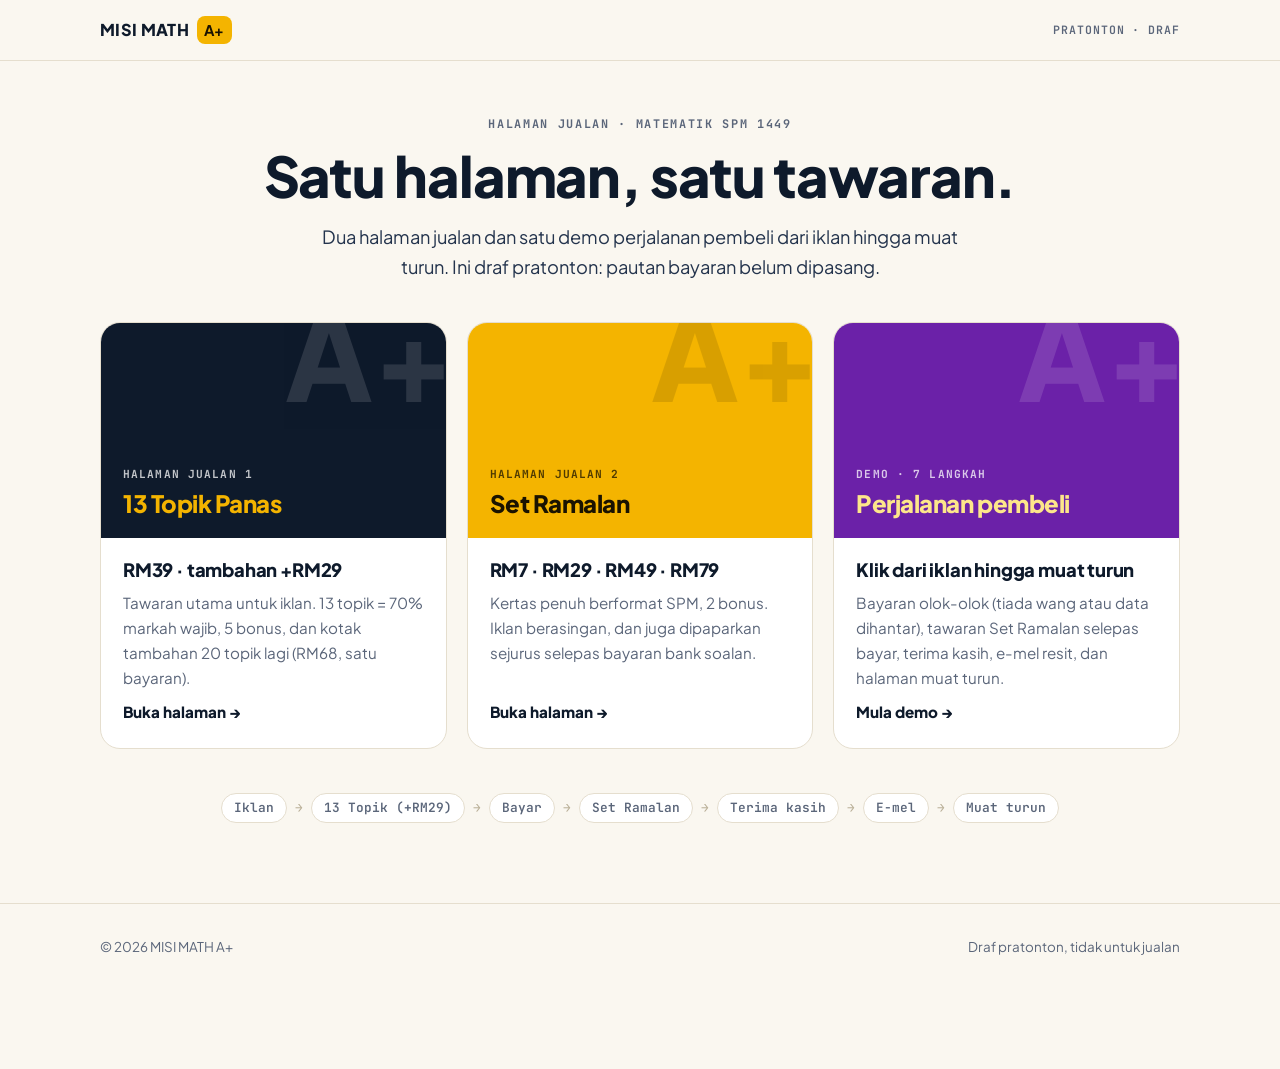
<file: index.html>
<!doctype html>
<html lang="ms">
<head>
<meta charset="utf-8">
<meta name="viewport" content="width=device-width,initial-scale=1">
<title>MISI MATH A+ · Pratonton Halaman Jualan</title>
<meta name="robots" content="noindex">
<link rel="preconnect" href="https://fonts.googleapis.com">
<link rel="preconnect" href="https://fonts.gstatic.com" crossorigin>
<link href="https://fonts.googleapis.com/css2?family=JetBrains+Mono:wght@500;700;800&family=Plus+Jakarta+Sans:wght@400;500;600;700;800&display=swap" rel="stylesheet">
<link rel="stylesheet" href="gaya.css">
<style>
.hub{display:grid;grid-template-columns:repeat(3,1fr);gap:20px;margin-top:40px}
.hcard{display:flex;flex-direction:column;background:var(--paper);border:1px solid var(--rule);border-radius:20px;overflow:hidden;text-decoration:none;transition:transform .15s,box-shadow .15s}
.hcard:hover{transform:translateY(-3px);box-shadow:0 26px 50px -30px rgba(14,26,43,.55)}
.hthumb{aspect-ratio:16/10;padding:22px;display:flex;flex-direction:column;justify-content:flex-end;position:relative;overflow:hidden}
.hthumb::after{content:"A+";position:absolute;right:-8px;top:-30px;font:800 7.5rem/1 var(--f);opacity:.12}
.hthumb b{font:800 1.5rem/1.1 var(--f);letter-spacing:-.02em}
.hthumb small{font:700 .7rem/1.3 var(--m);letter-spacing:.1em;text-transform:uppercase;opacity:.75;margin-bottom:8px}
.t1{background:var(--band);color:#fff}.t1 b{color:var(--gold)}
.t2{background:var(--gold);color:#1A1300}
.t3{background:#6B21A8;color:#fff}.t3 b{color:#FDE68A}
.hbody{padding:20px 22px 24px;display:flex;flex-direction:column;gap:8px;flex:1}
.hbody p{color:var(--soft);font-size:.95rem;flex:1}
.hbody .go{font-weight:800;font-size:.95rem}
.flow{display:flex;flex-wrap:wrap;gap:8px;align-items:center;justify-content:center;margin-top:44px;font:600 .8rem/1 var(--m);color:var(--soft)}
.flow span{background:var(--paper);border:1px solid var(--rule);border-radius:999px;padding:8px 12px}
.flow i{font-style:normal;color:#B9AF97}
@media (max-width:900px){.hub{grid-template-columns:1fr}}
</style>
</head>
<body>
<header class="nav"><div class="wrap"><span class="logo">MISI MATH <b>A+</b></span><small>Pratonton · draf</small></div></header>
<main>
<section style="padding-top:56px">
  <div class="wrap center">
    <div class="eyebrow">Halaman jualan · Matematik SPM 1449</div>
    <h1>Satu halaman, satu tawaran.</h1>
    <p class="lede mt">Dua halaman jualan dan satu demo perjalanan pembeli dari iklan hingga muat turun. Ini draf pratonton: pautan bayaran belum dipasang.</p>

    <div class="hub" style="text-align:left">
      <a class="hcard" href="13-topik/">
        <div class="hthumb t1"><small>Halaman jualan 1</small><b>13 Topik Panas</b></div>
        <div class="hbody"><h3>RM39 · tambahan +RM29</h3><p>Tawaran utama untuk iklan. 13 topik = 70% markah wajib, 5 bonus, dan kotak tambahan 20 topik lagi (RM68, satu bayaran).</p><span class="go">Buka halaman →</span></div>
      </a>
      <a class="hcard" href="set-ramalan/">
        <div class="hthumb t2"><small>Halaman jualan 2</small><b>Set Ramalan</b></div>
        <div class="hbody"><h3>RM7 · RM29 · RM49 · RM79</h3><p>Kertas penuh berformat SPM, 2 bonus. Iklan berasingan, dan juga dipaparkan sejurus selepas bayaran bank soalan.</p><span class="go">Buka halaman →</span></div>
      </a>
      <a class="hcard" href="demo/">
        <div class="hthumb t3"><small>Demo · 7 langkah</small><b>Perjalanan pembeli</b></div>
        <div class="hbody"><h3>Klik dari iklan hingga muat turun</h3><p>Bayaran olok-olok (tiada wang atau data dihantar), tawaran Set Ramalan selepas bayar, terima kasih, e-mel resit, dan halaman muat turun.</p><span class="go">Mula demo →</span></div>
      </a>
    </div>

    <div class="flow" aria-label="Aliran">
      <span>Iklan</span><i>→</i><span>13 Topik (+RM29)</span><i>→</i><span>Bayar</span><i>→</i><span>Set Ramalan</span><i>→</i><span>Terima kasih</span><i>→</i><span>E-mel</span><i>→</i><span>Muat turun</span>
    </div>
  </div>
</section>
</main>
<footer><div class="wrap"><span>© 2026 MISI MATH A+</span><span>Draf pratonton, tidak untuk jualan</span></div></footer>
</body>
</html>
</file>
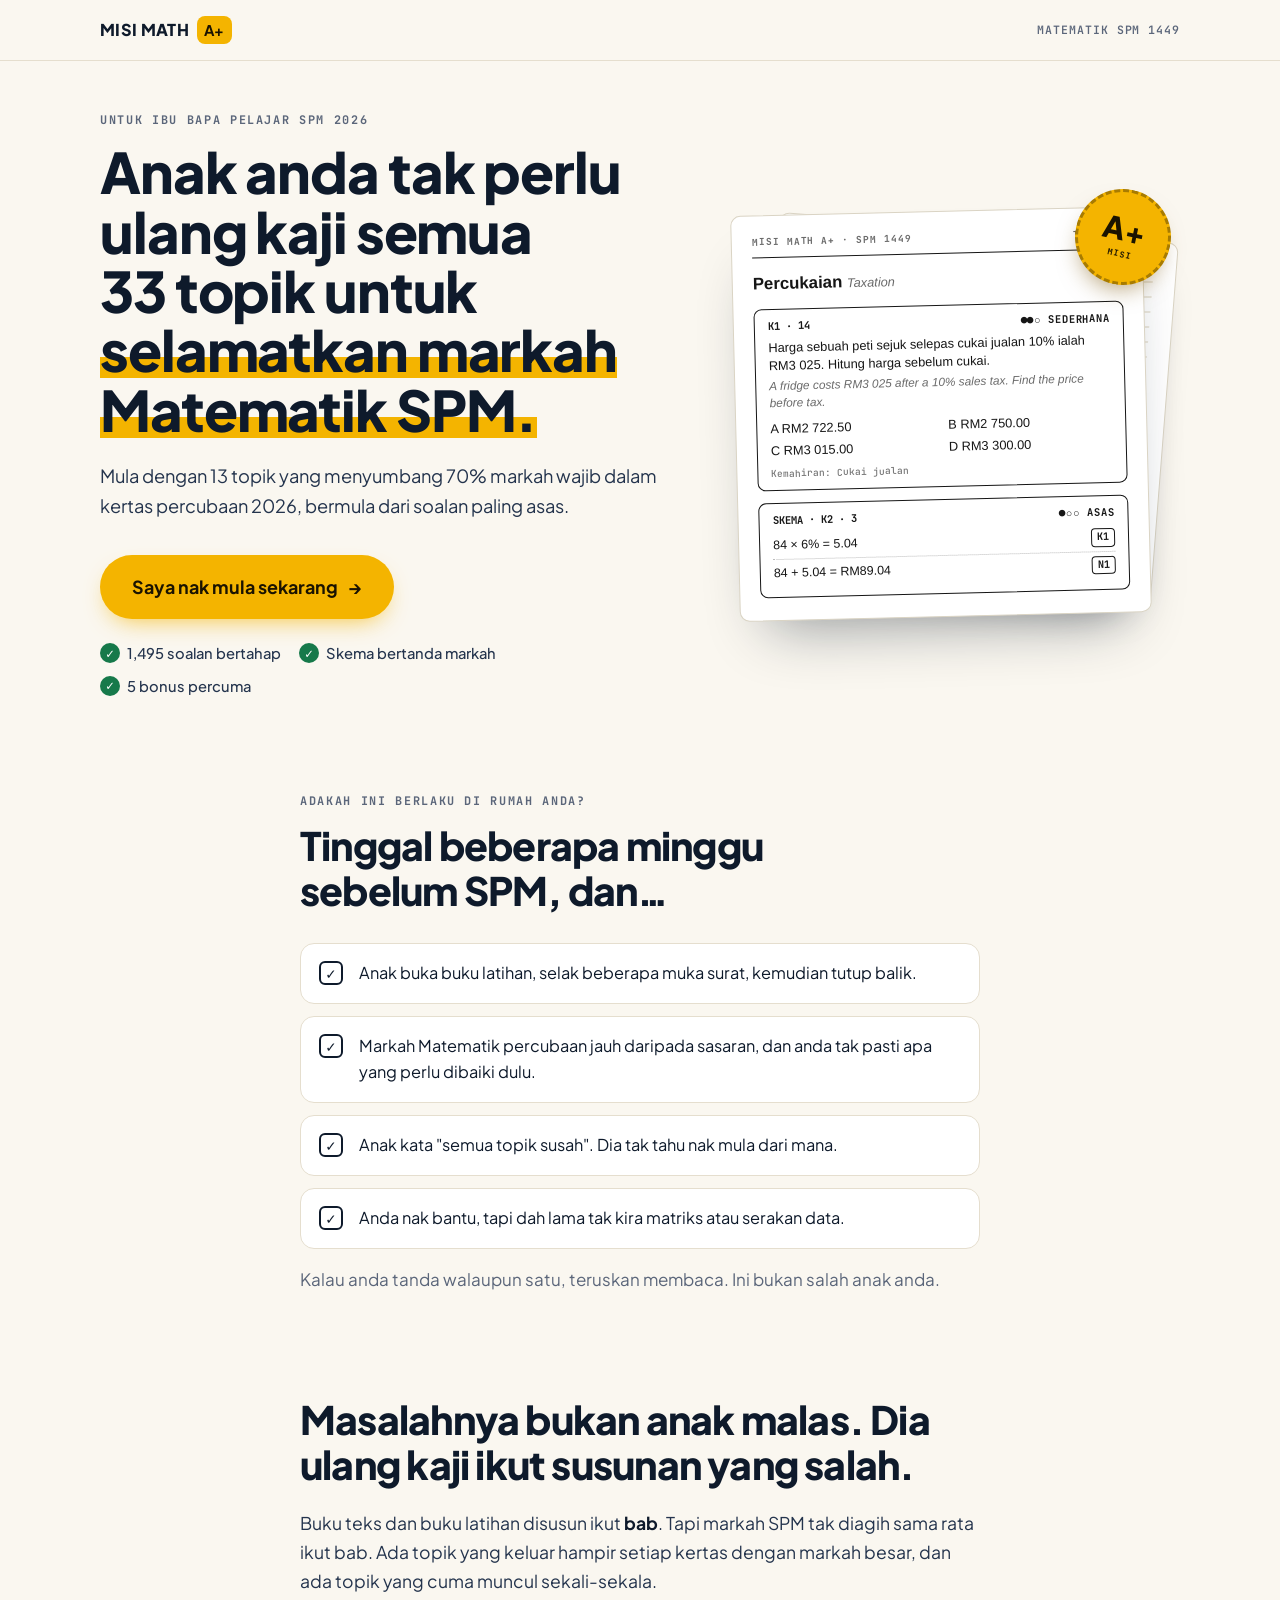
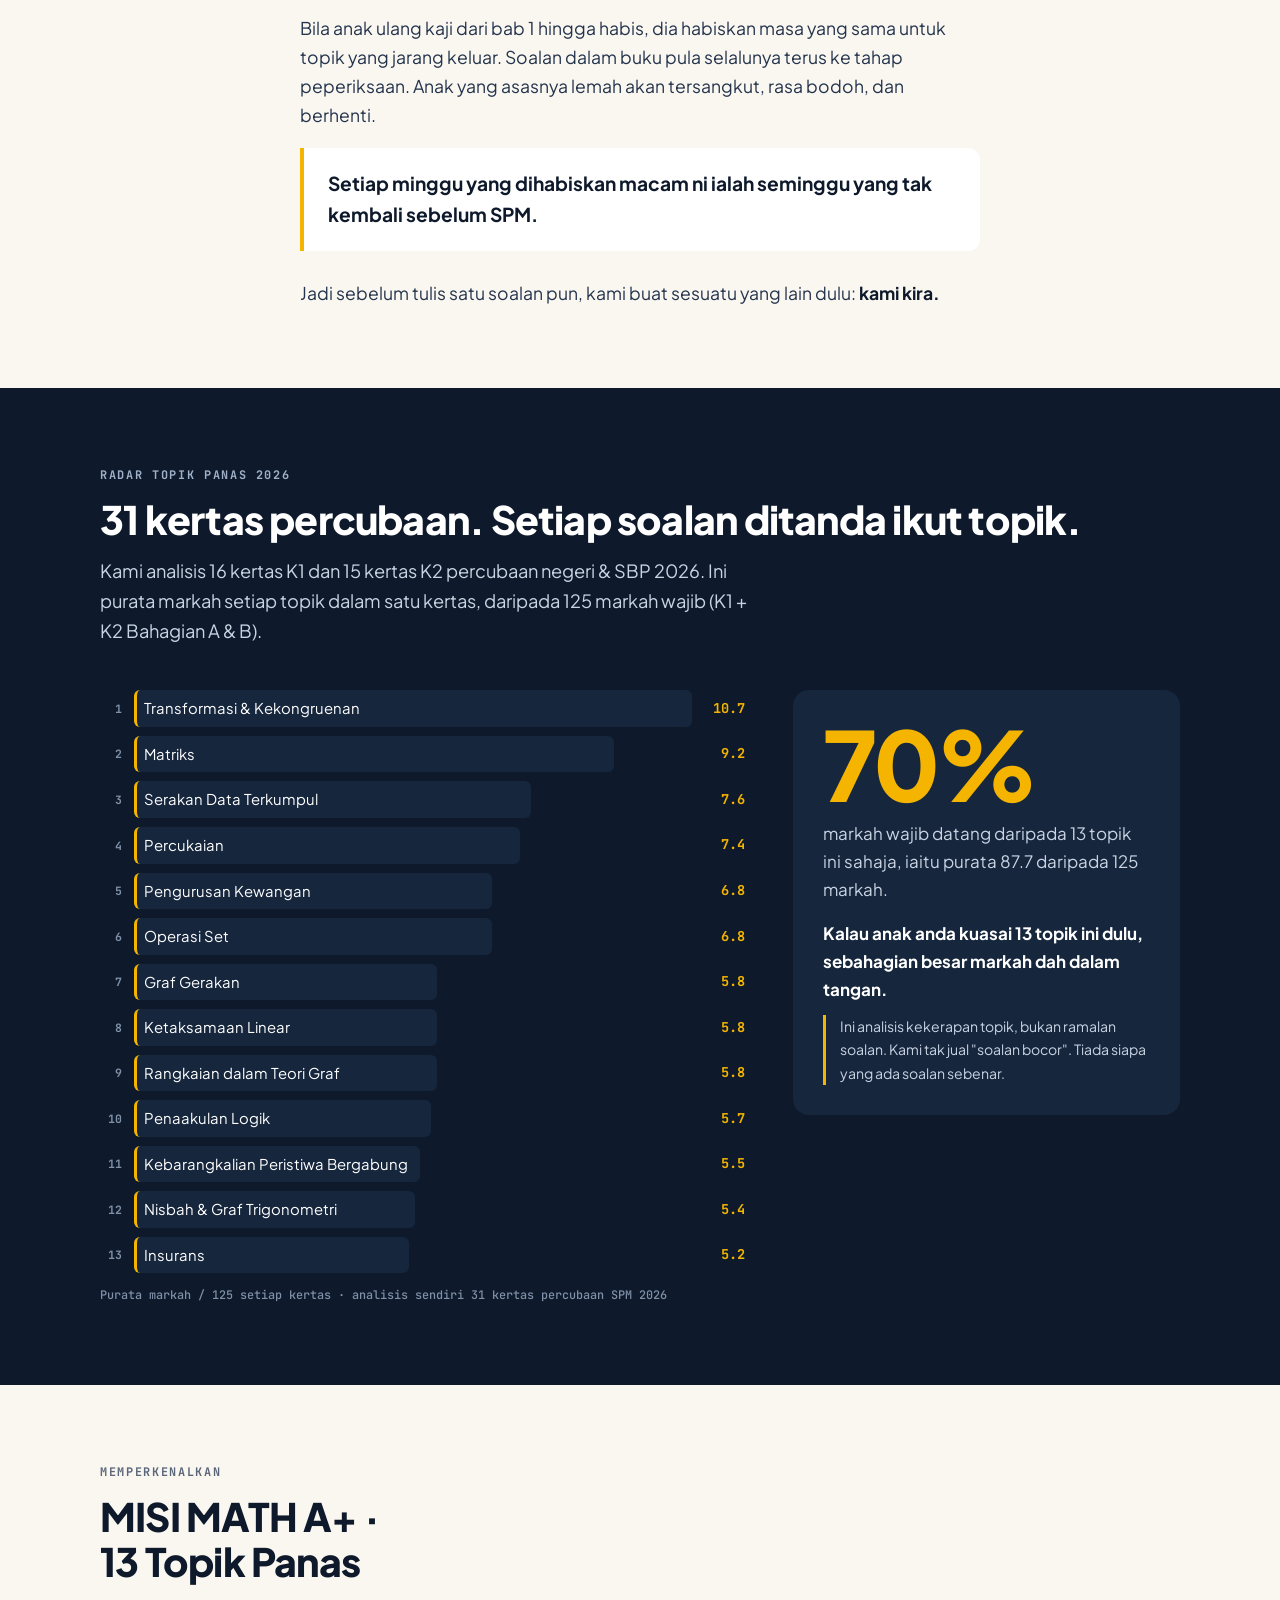
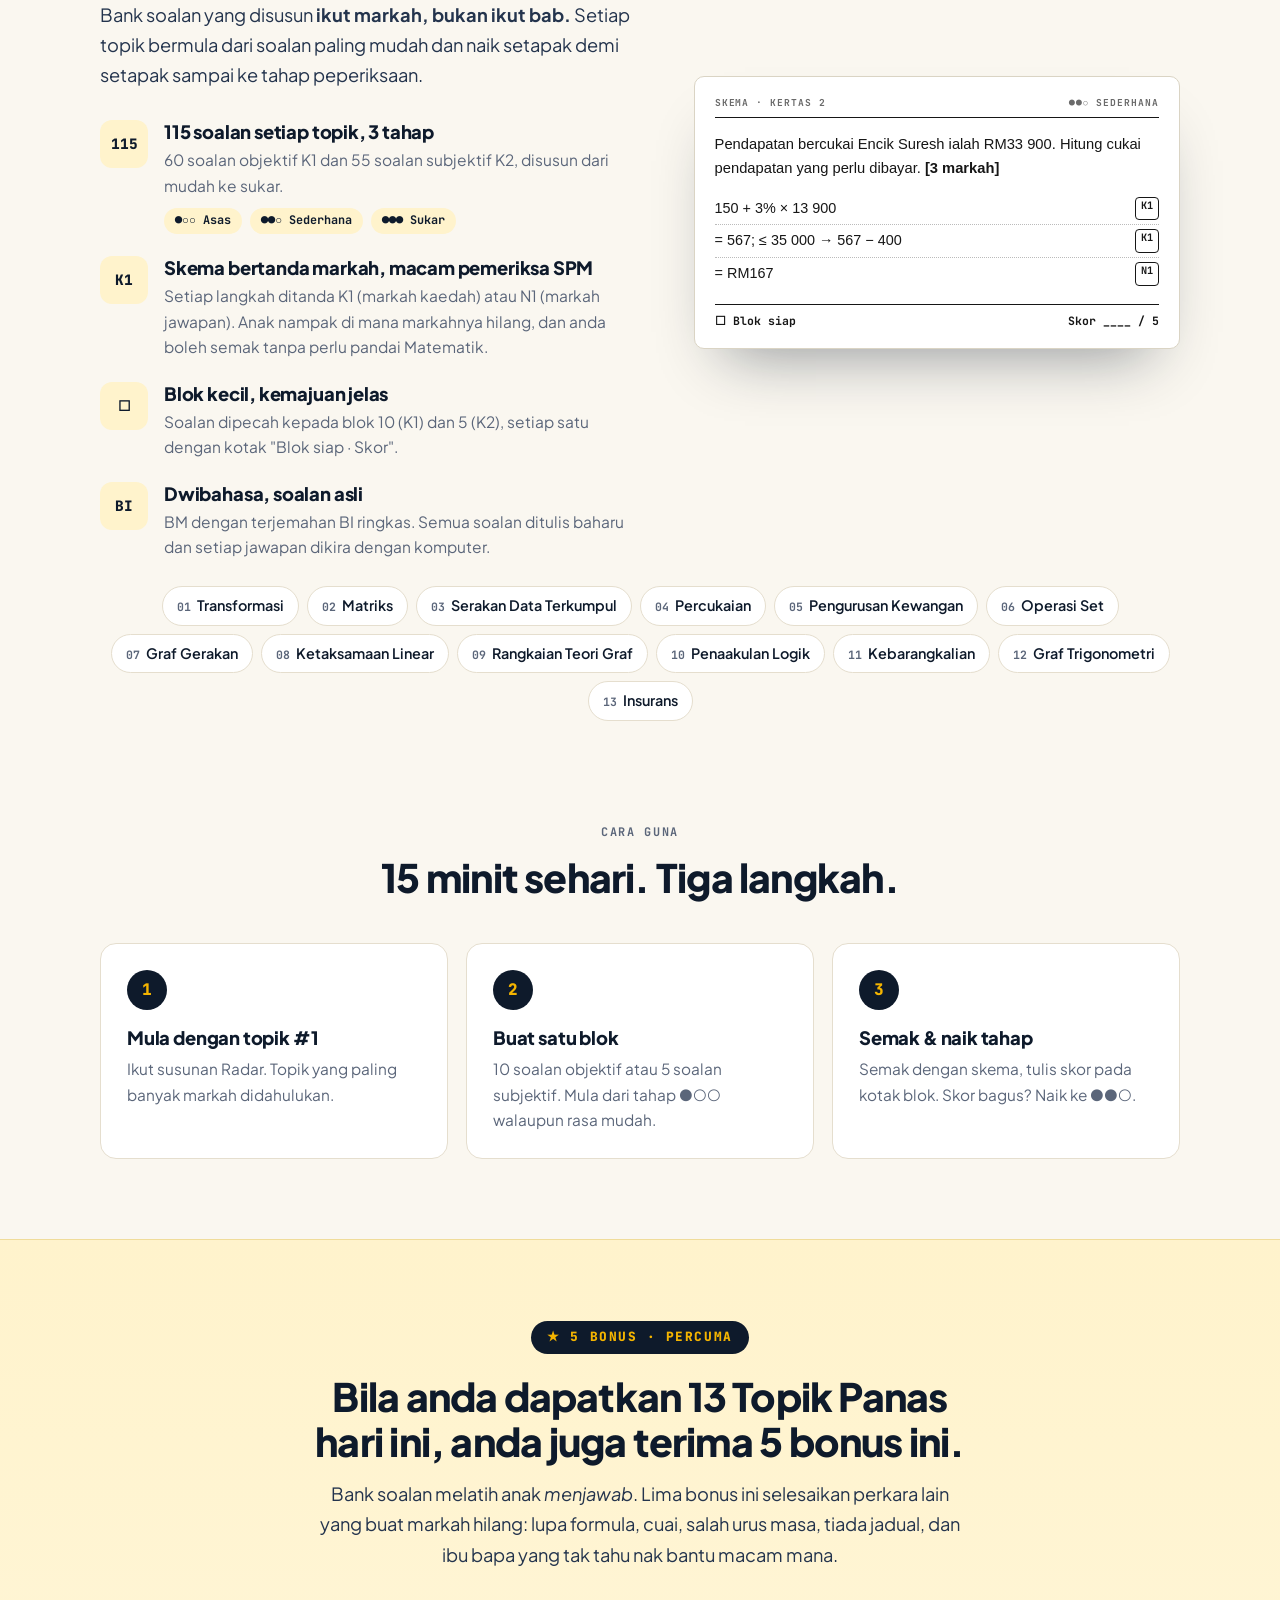
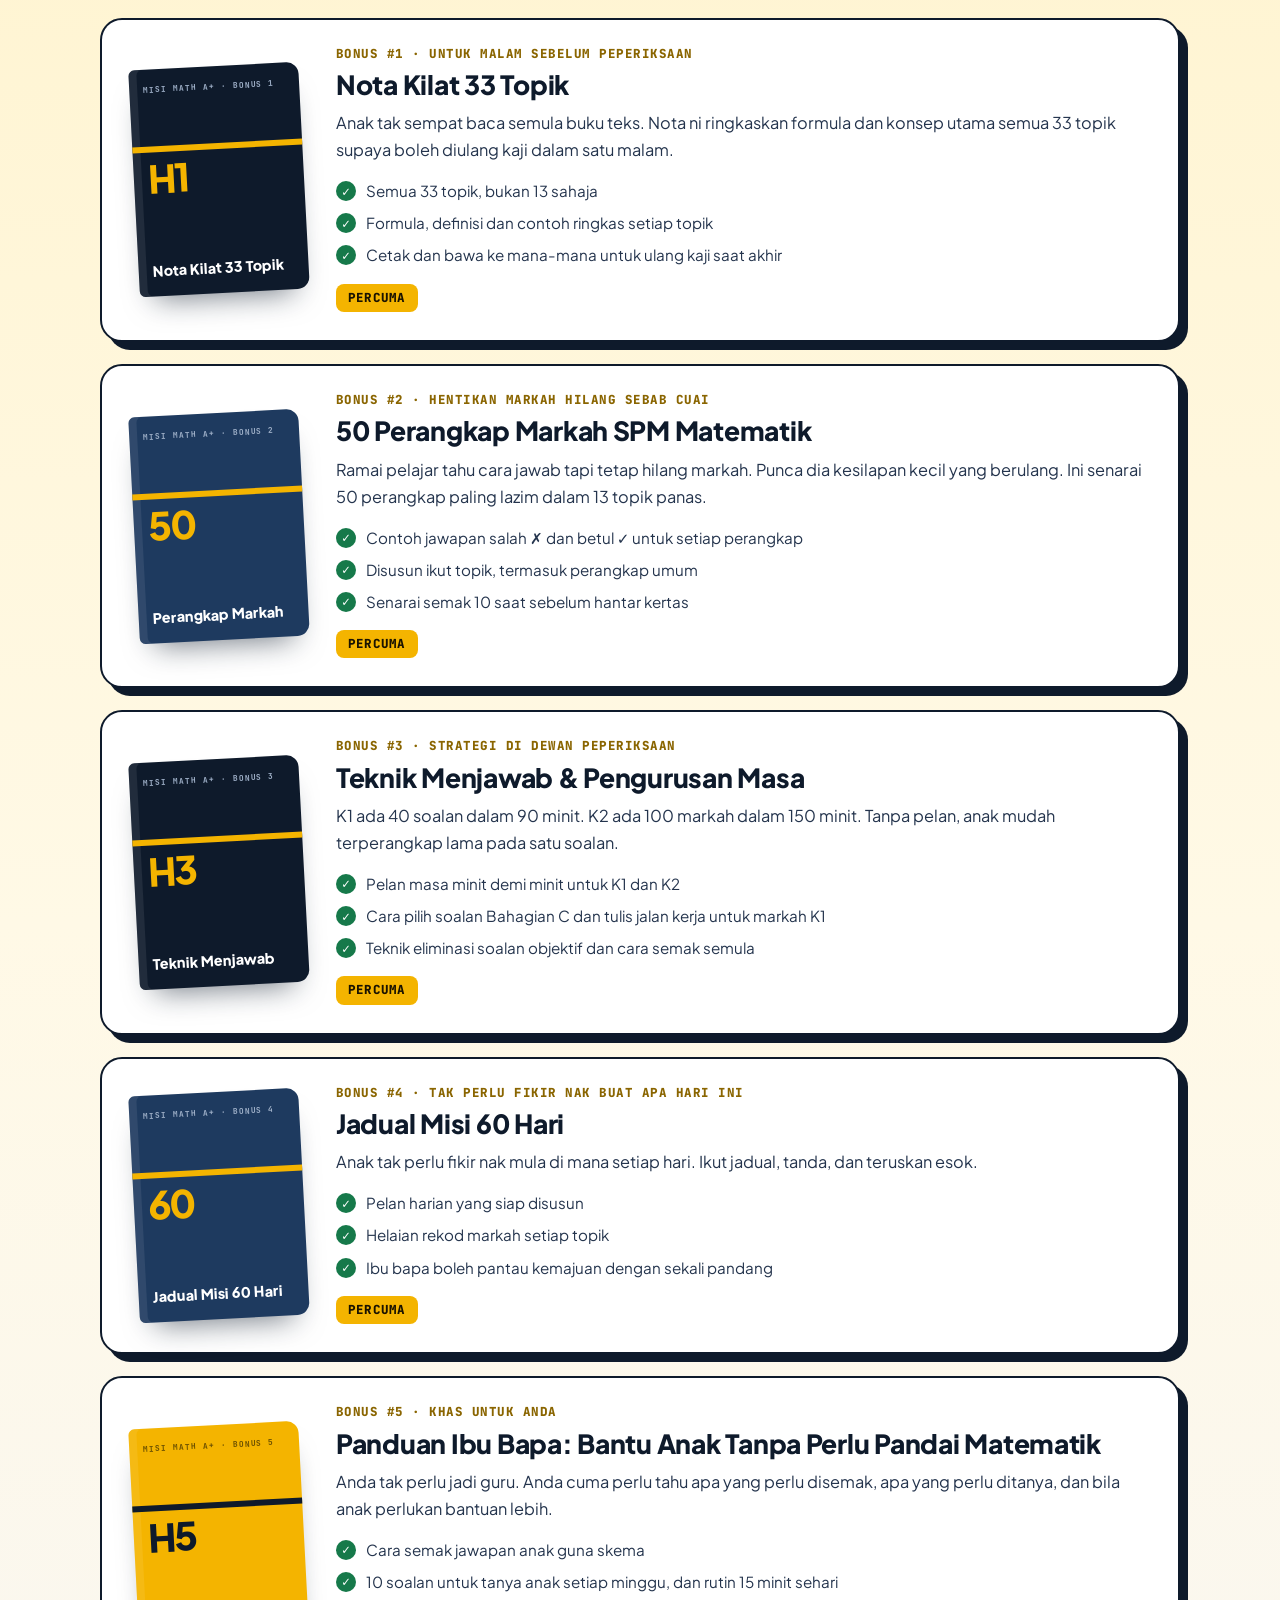
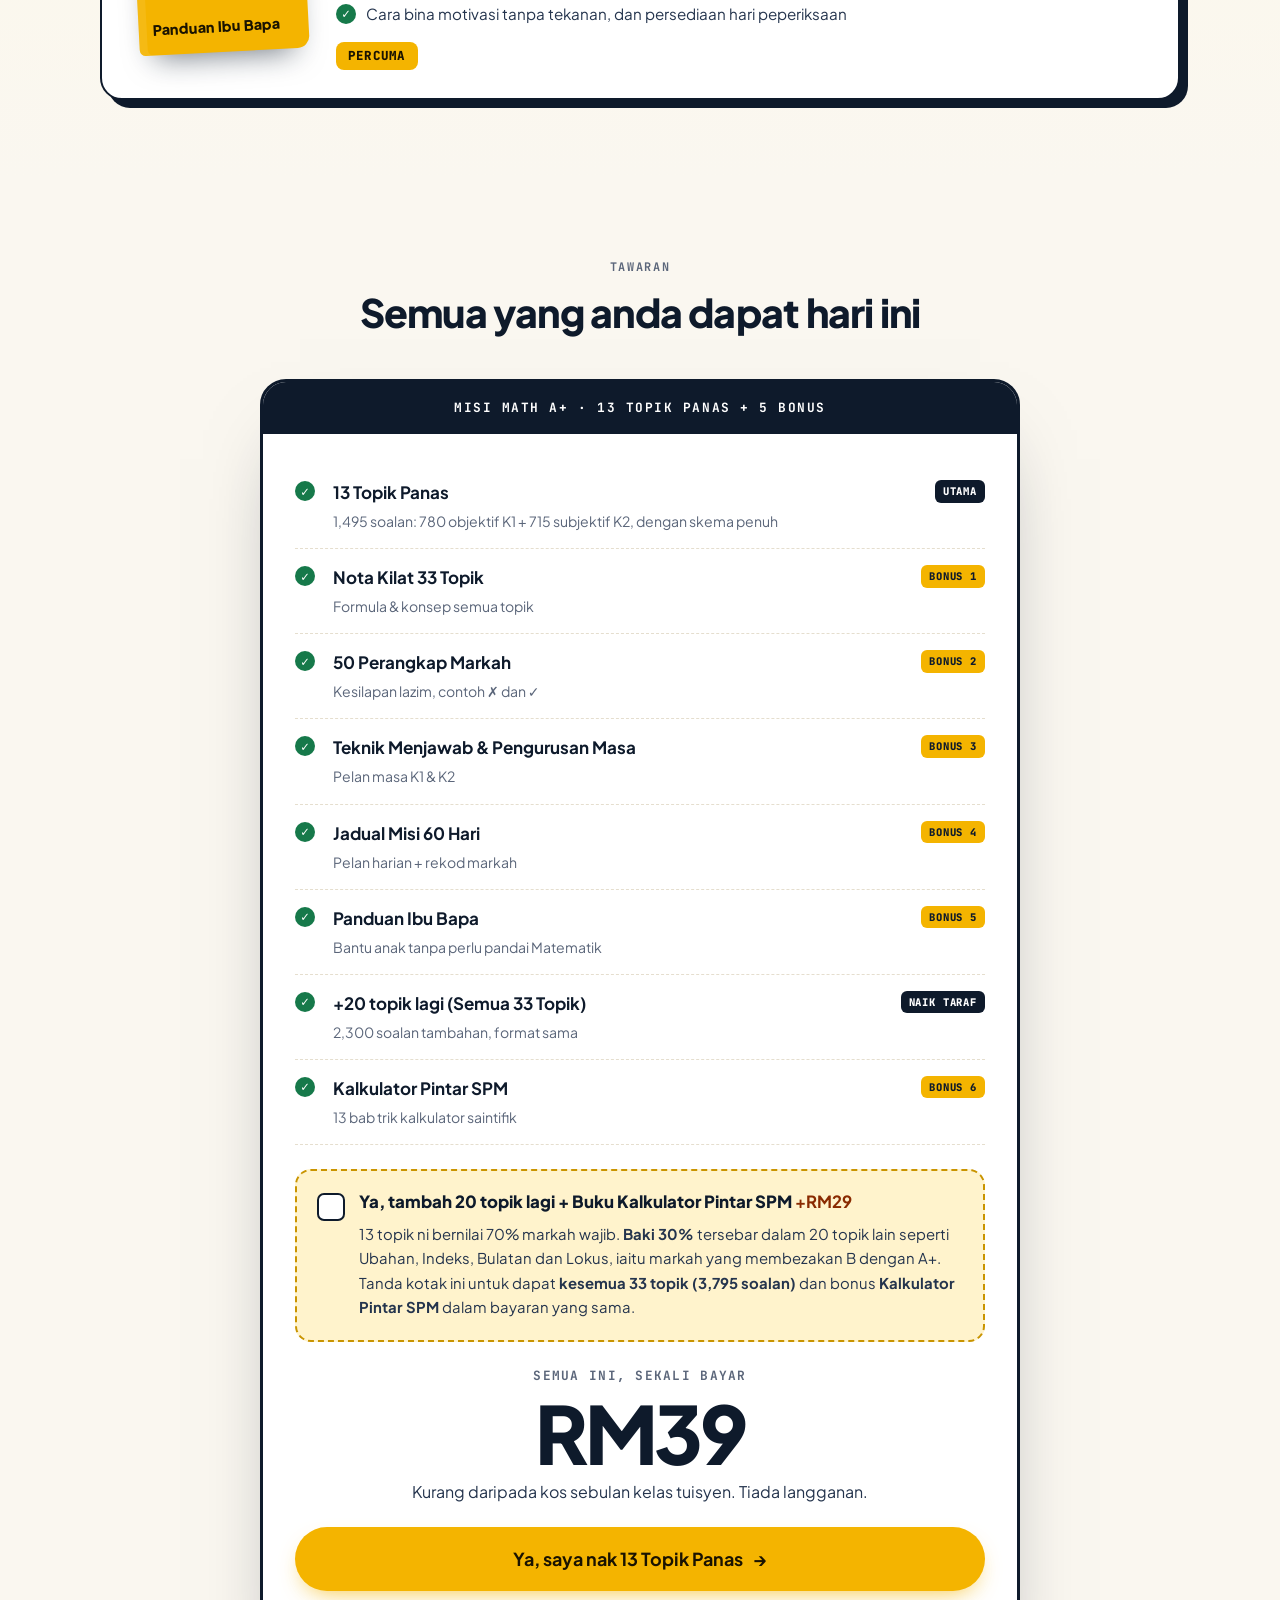
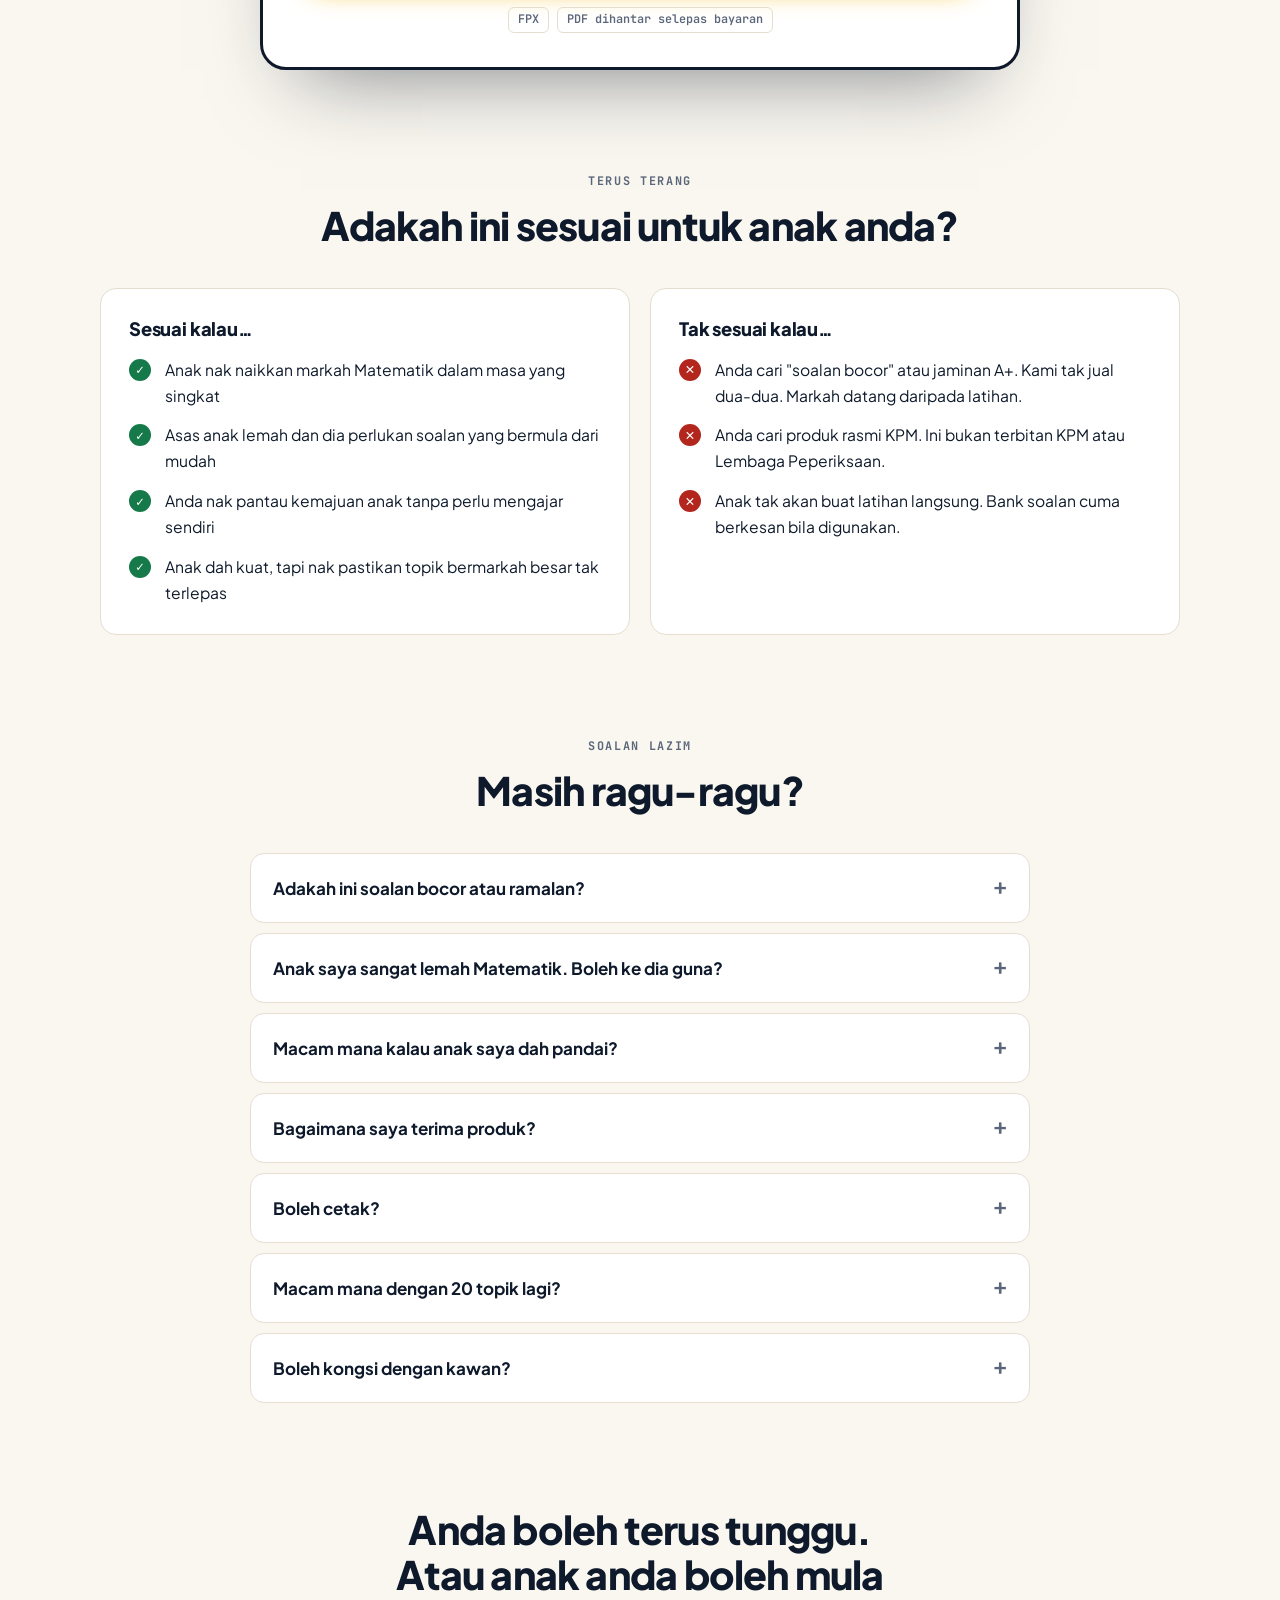
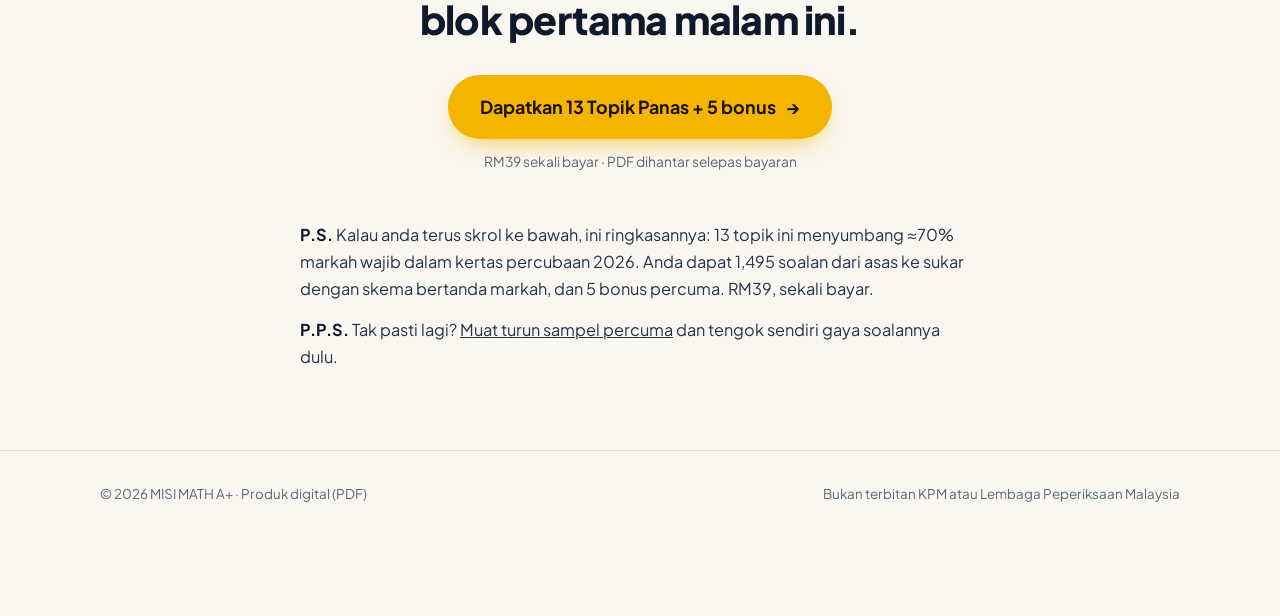
<file: 13-topik/index.html>
<!doctype html>
<html lang="ms">
<head>
<meta charset="utf-8">
<meta name="robots" content="noindex, nofollow">
<meta name="viewport" content="width=device-width,initial-scale=1">
<title>13 Topik Panas · MISI MATH A+</title>
<meta name="description" content="13 topik yang menyumbang 70% markah wajib Matematik SPM. 1,495 soalan latihan bertahap dengan skema bertanda markah, dan 5 bonus percuma.">
<meta property="og:title" content="13 topik. 70% markah wajib Matematik SPM.">
<meta property="og:description" content="Bank soalan yang disusun ikut markah, bukan ikut bab. Untuk ibu bapa pelajar SPM 2026.">
<link rel="preconnect" href="https://fonts.googleapis.com">
<link rel="preconnect" href="https://fonts.gstatic.com" crossorigin>
<link href="https://fonts.googleapis.com/css2?family=JetBrains+Mono:wght@500;700;800&family=Plus+Jakarta+Sans:wght@400;500;600;700;800&display=swap" rel="stylesheet">
<link rel="stylesheet" href="../gaya.css">
</head>
<body>

<header class="nav">
  <div class="wrap">
    <span class="logo">MISI MATH <b>A+</b></span>
    <small>Matematik SPM 1449</small>
  </div>
</header>

<main>

<!-- 1 · CANGKUK -->
<section class="hero">
  <div class="wrap">
    <div>
      <div class="eyebrow">Untuk ibu bapa pelajar SPM 2026</div>
      <h1>Anak anda tak perlu ulang kaji semua 33 topik untuk <span class="hl">selamatkan markah Matematik SPM.</span></h1>
      <p class="lede">Mula dengan 13 topik yang menyumbang 70% markah wajib dalam kertas percubaan 2026, bermula dari soalan paling asas.</p>
      <div class="cta-wrap">
        <a class="btn btn-gold btn-big" href="#tawaran">Saya nak mula sekarang <span>→</span></a>
      </div>
      <ul class="chips">
        <li><span class="tick">✓</span>1,495 soalan bertahap</li>
        <li><span class="tick">✓</span>Skema bertanda markah</li>
        <li><span class="tick">✓</span>5 bonus percuma</li>
      </ul>
    </div>

    <div class="stack" aria-hidden="true">
      <div class="sheet back"></div>
      <div class="sheet">
        <div class="sh-top"><span>MISI MATH A+ · SPM 1449</span><span>Topik 4</span></div>
        <div class="sh-title">Percukaian <i>Taxation</i></div>
        <div class="q">
          <div class="q-h"><span>K1 · 14</span><span class="lvl">●●○ SEDERHANA</span></div>
          Harga sebuah peti sejuk selepas cukai jualan 10% ialah RM3&nbsp;025. Hitung harga sebelum cukai.
          <span class="en">A fridge costs RM3&nbsp;025 after a 10% sales tax. Find the price before tax.</span>
          <div class="opts"><span>A RM2&nbsp;722.50</span><span>B RM2&nbsp;750.00</span><span>C RM3&nbsp;015.00</span><span>D RM3&nbsp;300.00</span></div>
          <div class="src">Kemahiran: Cukai jualan</div>
        </div>
        <div class="q">
          <div class="q-h"><span>SKEMA · K2 · 3</span><span class="lvl">●○○ ASAS</span></div>
          <div class="work">
            <div><span>84 × 6% = 5.04</span><span class="tag">K1</span></div>
            <div><span>84 + 5.04 = RM89.04</span><span class="tag">N1</span></div>
          </div>
        </div>
      </div>
      <div class="stamp"><div><span>A+</span><small>MISI</small></div></div>
    </div>
  </div>
</section>

<!-- 2 · MASALAH (kenal pasti) -->
<section class="tight">
  <div class="narrow">
    <div class="eyebrow">Adakah ini berlaku di rumah anda?</div>
    <h2>Tinggal beberapa minggu sebelum SPM, dan…</h2>
    <ul class="checks">
      <li><span class="box">✓</span>Anak buka buku latihan, selak beberapa muka surat, kemudian tutup balik.</li>
      <li><span class="box">✓</span>Markah Matematik percubaan jauh daripada sasaran, dan anda tak pasti apa yang perlu dibaiki dulu.</li>
      <li><span class="box">✓</span>Anak kata "semua topik susah". Dia tak tahu nak mula dari mana.</li>
      <li><span class="box">✓</span>Anda nak bantu, tapi dah lama tak kira matriks atau serakan data.</li>
    </ul>
    <p class="mt" style="color:var(--soft)">Kalau anda tanda walaupun satu, teruskan membaca. Ini bukan salah anak anda.</p>
  </div>
</section>

<!-- 3 · GESA (punca sebenar) -->
<section class="tight">
  <div class="narrow prose">
    <h2>Masalahnya bukan anak malas. Dia ulang kaji ikut susunan yang salah.</h2>
    <p>Buku teks dan buku latihan disusun ikut <strong>bab</strong>. Tapi markah SPM tak diagih sama rata ikut bab. Ada topik yang keluar hampir setiap kertas dengan markah besar, dan ada topik yang cuma muncul sekali-sekala.</p>
    <p>Bila anak ulang kaji dari bab 1 hingga habis, dia habiskan masa yang sama untuk topik yang jarang keluar. Soalan dalam buku pula selalunya terus ke tahap peperiksaan. Anak yang asasnya lemah akan tersangkut, rasa bodoh, dan berhenti.</p>
    <p class="pull">Setiap minggu yang dihabiskan macam ni ialah seminggu yang tak kembali sebelum SPM.</p>
    <p>Jadi sebelum tulis satu soalan pun, kami buat sesuatu yang lain dulu: <strong>kami kira.</strong></p>
  </div>
</section>

<!-- 4 · MEKANISME (Radar) -->
<section class="band">
  <div class="wrap">
    <div class="eyebrow">Radar Topik Panas 2026</div>
    <h2>31 kertas percubaan. Setiap soalan ditanda ikut topik.</h2>
    <p class="lede" style="margin-top:14px">Kami analisis 16 kertas K1 dan 15 kertas K2 percubaan negeri &amp; SBP 2026. Ini purata markah setiap topik dalam satu kertas, daripada 125 markah wajib (K1 + K2 Bahagian A &amp; B).</p>
    <div class="radar">
      <div>
        <ol class="bars">
          <li class="bar"><span class="i">1</span><span class="t" style="--w:100%"><span>Transformasi &amp; Kekongruenan</span></span><span class="v">10.7</span></li>
          <li class="bar"><span class="i">2</span><span class="t" style="--w:86%"><span>Matriks</span></span><span class="v">9.2</span></li>
          <li class="bar"><span class="i">3</span><span class="t" style="--w:71%"><span>Serakan Data Terkumpul</span></span><span class="v">7.6</span></li>
          <li class="bar"><span class="i">4</span><span class="t" style="--w:69%"><span>Percukaian</span></span><span class="v">7.4</span></li>
          <li class="bar"><span class="i">5</span><span class="t" style="--w:64%"><span>Pengurusan Kewangan</span></span><span class="v">6.8</span></li>
          <li class="bar"><span class="i">6</span><span class="t" style="--w:64%"><span>Operasi Set</span></span><span class="v">6.8</span></li>
          <li class="bar"><span class="i">7</span><span class="t" style="--w:54%"><span>Graf Gerakan</span></span><span class="v">5.8</span></li>
          <li class="bar"><span class="i">8</span><span class="t" style="--w:54%"><span>Ketaksamaan Linear</span></span><span class="v">5.8</span></li>
          <li class="bar"><span class="i">9</span><span class="t" style="--w:54%"><span>Rangkaian dalam Teori Graf</span></span><span class="v">5.8</span></li>
          <li class="bar"><span class="i">10</span><span class="t" style="--w:53%"><span>Penaakulan Logik</span></span><span class="v">5.7</span></li>
          <li class="bar"><span class="i">11</span><span class="t" style="--w:51%"><span>Kebarangkalian Peristiwa Bergabung</span></span><span class="v">5.5</span></li>
          <li class="bar"><span class="i">12</span><span class="t" style="--w:50%"><span>Nisbah &amp; Graf Trigonometri</span></span><span class="v">5.4</span></li>
          <li class="bar"><span class="i">13</span><span class="t" style="--w:49%"><span>Insurans</span></span><span class="v">5.2</span></li>
        </ol>
        <p class="bars-note">Purata markah / 125 setiap kertas · analisis sendiri 31 kertas percubaan SPM 2026</p>
      </div>
      <div class="big">
        <div class="num">70%</div>
        <p>markah wajib datang daripada 13 topik ini sahaja, iaitu purata 87.7 daripada 125 markah.</p>
        <p style="margin-top:16px;color:#fff;font-weight:700">Kalau anak anda kuasai 13 topik ini dulu, sebahagian besar markah dah dalam tangan.</p>
        <p class="honest">Ini analisis kekerapan topik, bukan ramalan soalan. Kami tak jual "soalan bocor". Tiada siapa yang ada soalan sebenar.</p>
      </div>
    </div>
  </div>
</section>

<!-- 5 · PENYELESAIAN -->
<section>
  <div class="wrap inside">
    <div>
      <div class="eyebrow">Memperkenalkan</div>
      <h2>MISI MATH A+ · 13 Topik Panas</h2>
      <p class="lede mt">Bank soalan yang disusun <strong>ikut markah, bukan ikut bab.</strong> Setiap topik bermula dari soalan paling mudah dan naik setapak demi setapak sampai ke tahap peperiksaan.</p>
      <div class="feats">
        <div class="feat">
          <div class="ic">115</div>
          <div><h3>115 soalan setiap topik, 3 tahap</h3><p>60 soalan objektif K1 dan 55 soalan subjektif K2, disusun dari mudah ke sukar.</p>
            <div class="levels"><span class="pill">●○○ Asas</span><span class="pill">●●○ Sederhana</span><span class="pill">●●● Sukar</span></div></div>
        </div>
        <div class="feat">
          <div class="ic">K1</div>
          <div><h3>Skema bertanda markah, macam pemeriksa SPM</h3><p>Setiap langkah ditanda K1 (markah kaedah) atau N1 (markah jawapan). Anak nampak di mana markahnya hilang, dan anda boleh semak tanpa perlu pandai Matematik.</p></div>
        </div>
        <div class="feat">
          <div class="ic">☐</div>
          <div><h3>Blok kecil, kemajuan jelas</h3><p>Soalan dipecah kepada blok 10 (K1) dan 5 (K2), setiap satu dengan kotak "Blok siap · Skor".</p></div>
        </div>
        <div class="feat">
          <div class="ic">BI</div>
          <div><h3>Dwibahasa, soalan asli</h3><p>BM dengan terjemahan BI ringkas. Semua soalan ditulis baharu dan setiap jawapan dikira dengan komputer.</p></div>
        </div>
      </div>
    </div>
    <div class="sheet flat" aria-label="Contoh skema">
      <div class="sh-top"><span>Skema · Kertas 2</span><span>●●○ Sederhana</span></div>
      <p style="margin-top:14px;font-size:.92rem">Pendapatan bercukai Encik Suresh ialah RM33&nbsp;900. Hitung cukai pendapatan yang perlu dibayar. <b>[3 markah]</b></p>
      <div class="work" style="font-size:.9rem;margin-top:12px">
        <div><span>150 + 3% × 13 900</span><span class="tag">K1</span></div>
        <div><span>= 567; ≤ 35 000 → 567 − 400</span><span class="tag">K1</span></div>
        <div><span>= RM167</span><span class="tag">N1</span></div>
      </div>
      <div class="blk"><span>☐ Blok siap</span><span>Skor ____ / 5</span></div>
    </div>
  </div>
  <div class="wrap">
    <div class="topics">
      <span><b>01</b>Transformasi</span><span><b>02</b>Matriks</span><span><b>03</b>Serakan Data Terkumpul</span><span><b>04</b>Percukaian</span><span><b>05</b>Pengurusan Kewangan</span><span><b>06</b>Operasi Set</span><span><b>07</b>Graf Gerakan</span><span><b>08</b>Ketaksamaan Linear</span><span><b>09</b>Rangkaian Teori Graf</span><span><b>10</b>Penaakulan Logik</span><span><b>11</b>Kebarangkalian</span><span><b>12</b>Graf Trigonometri</span><span><b>13</b>Insurans</span>
    </div>
  </div>
</section>

<!-- 6 · CARA GUNA -->
<section class="tight">
  <div class="wrap">
    <div class="center">
      <div class="eyebrow">Cara guna</div>
      <h2>15 minit sehari. Tiga langkah.</h2>
    </div>
    <div class="steps">
      <div class="step"><div class="n">1</div><h3>Mula dengan topik #1</h3><p>Ikut susunan Radar. Topik yang paling banyak markah didahulukan.</p></div>
      <div class="step"><div class="n">2</div><h3>Buat satu blok</h3><p>10 soalan objektif atau 5 soalan subjektif. Mula dari tahap ●○○ walaupun rasa mudah.</p></div>
      <div class="step"><div class="n">3</div><h3>Semak &amp; naik tahap</h3><p>Semak dengan skema, tulis skor pada kotak blok. Skor bagus? Naik ke ●●○.</p></div>
    </div>
  </div>
</section>

<!-- 7 · BONUS (bahagian utama) -->
<section class="bonus-sec">
  <div class="wrap">
    <div class="bonus-head">
      <span class="count">★ 5 bonus · percuma</span>
      <h2>Bila anda dapatkan 13 Topik Panas hari ini, anda juga terima 5 bonus ini.</h2>
      <p class="lede mt" style="margin-inline:auto">Bank soalan melatih anak <em>menjawab</em>. Lima bonus ini selesaikan perkara lain yang buat markah hilang: lupa formula, cuai, salah urus masa, tiada jadual, dan ibu bapa yang tak tahu nak bantu macam mana.</p>
    </div>

    <div class="bonuses">
      <article class="bonus">
        <div class="cover"><span class="c-top">MISI MATH A+ · BONUS 1</span><span class="c-code">H1</span><span class="c-name">Nota Kilat 33 Topik</span></div>
        <div>
          <div class="label">Bonus #1 · untuk malam sebelum peperiksaan</div>
          <h3>Nota Kilat 33 Topik</h3>
          <p class="why">Anak tak sempat baca semula buku teks. Nota ni ringkaskan formula dan konsep utama semua 33 topik supaya boleh diulang kaji dalam satu malam.</p>
          <ul>
            <li><span class="tick">✓</span>Semua 33 topik, bukan 13 sahaja</li>
            <li><span class="tick">✓</span>Formula, definisi dan contoh ringkas setiap topik</li>
            <li><span class="tick">✓</span>Cetak dan bawa ke mana-mana untuk ulang kaji saat akhir</li>
          </ul>
          <span class="free">PERCUMA</span>
        </div>
      </article>

      <article class="bonus">
        <div class="cover alt"><span class="c-top">MISI MATH A+ · BONUS 2</span><span class="c-code">50</span><span class="c-name">Perangkap Markah</span></div>
        <div>
          <div class="label">Bonus #2 · hentikan markah hilang sebab cuai</div>
          <h3>50 Perangkap Markah SPM Matematik</h3>
          <p class="why">Ramai pelajar tahu cara jawab tapi tetap hilang markah. Punca dia kesilapan kecil yang berulang. Ini senarai 50 perangkap paling lazim dalam 13 topik panas.</p>
          <ul>
            <li><span class="tick">✓</span>Contoh jawapan salah ✗ dan betul ✓ untuk setiap perangkap</li>
            <li><span class="tick">✓</span>Disusun ikut topik, termasuk perangkap umum</li>
            <li><span class="tick">✓</span>Senarai semak 10 saat sebelum hantar kertas</li>
          </ul>
          <span class="free">PERCUMA</span>
        </div>
      </article>

      <article class="bonus">
        <div class="cover"><span class="c-top">MISI MATH A+ · BONUS 3</span><span class="c-code">H3</span><span class="c-name">Teknik Menjawab</span></div>
        <div>
          <div class="label">Bonus #3 · strategi di dewan peperiksaan</div>
          <h3>Teknik Menjawab &amp; Pengurusan Masa</h3>
          <p class="why">K1 ada 40 soalan dalam 90 minit. K2 ada 100 markah dalam 150 minit. Tanpa pelan, anak mudah terperangkap lama pada satu soalan.</p>
          <ul>
            <li><span class="tick">✓</span>Pelan masa minit demi minit untuk K1 dan K2</li>
            <li><span class="tick">✓</span>Cara pilih soalan Bahagian C dan tulis jalan kerja untuk markah K1</li>
            <li><span class="tick">✓</span>Teknik eliminasi soalan objektif dan cara semak semula</li>
          </ul>
          <span class="free">PERCUMA</span>
        </div>
      </article>

      <article class="bonus">
        <div class="cover alt"><span class="c-top">MISI MATH A+ · BONUS 4</span><span class="c-code">60</span><span class="c-name">Jadual Misi 60 Hari</span></div>
        <div>
          <div class="label">Bonus #4 · tak perlu fikir nak buat apa hari ini</div>
          <h3>Jadual Misi 60 Hari</h3>
          <p class="why">Anak tak perlu fikir nak mula di mana setiap hari. Ikut jadual, tanda, dan teruskan esok.</p>
          <ul>
            <li><span class="tick">✓</span>Pelan harian yang siap disusun</li>
            <li><span class="tick">✓</span>Helaian rekod markah setiap topik</li>
            <li><span class="tick">✓</span>Ibu bapa boleh pantau kemajuan dengan sekali pandang</li>
          </ul>
          <span class="free">PERCUMA</span>
        </div>
      </article>

      <article class="bonus">
        <div class="cover gold"><span class="c-top">MISI MATH A+ · BONUS 5</span><span class="c-code">H5</span><span class="c-name">Panduan Ibu Bapa</span></div>
        <div>
          <div class="label">Bonus #5 · khas untuk anda</div>
          <h3>Panduan Ibu Bapa: Bantu Anak Tanpa Perlu Pandai Matematik</h3>
          <p class="why">Anda tak perlu jadi guru. Anda cuma perlu tahu apa yang perlu disemak, apa yang perlu ditanya, dan bila anak perlukan bantuan lebih.</p>
          <ul>
            <li><span class="tick">✓</span>Cara semak jawapan anak guna skema</li>
            <li><span class="tick">✓</span>10 soalan untuk tanya anak setiap minggu, dan rutin 15 minit sehari</li>
            <li><span class="tick">✓</span>Cara bina motivasi tanpa tekanan, dan persediaan hari peperiksaan</li>
          </ul>
          <span class="free">PERCUMA</span>
        </div>
      </article>
    </div>
  </div>
</section>

<!-- 8 · TAWARAN -->
<section id="tawaran">
  <div class="wrap">
    <div class="center">
      <div class="eyebrow">Tawaran</div>
      <h2>Semua yang anda dapat hari ini</h2>
    </div>
    <div class="offer">
      <div class="offer-top">MISI MATH A+ · 13 Topik Panas + 5 Bonus</div>
      <div class="offer-body">
        <ul class="stackl">
          <li><span class="tick">✓</span><span><b>13 Topik Panas</b><small>1,495 soalan: 780 objektif K1 + 715 subjektif K2, dengan skema penuh</small></span><span class="mt0">UTAMA</span></li>
          <li><span class="tick">✓</span><span><b>Nota Kilat 33 Topik</b><small>Formula &amp; konsep semua topik</small></span><span class="bt">BONUS 1</span></li>
          <li><span class="tick">✓</span><span><b>50 Perangkap Markah</b><small>Kesilapan lazim, contoh ✗ dan ✓</small></span><span class="bt">BONUS 2</span></li>
          <li><span class="tick">✓</span><span><b>Teknik Menjawab &amp; Pengurusan Masa</b><small>Pelan masa K1 &amp; K2</small></span><span class="bt">BONUS 3</span></li>
          <li><span class="tick">✓</span><span><b>Jadual Misi 60 Hari</b><small>Pelan harian + rekod markah</small></span><span class="bt">BONUS 4</span></li>
          <li><span class="tick">✓</span><span><b>Panduan Ibu Bapa</b><small>Bantu anak tanpa perlu pandai Matematik</small></span><span class="bt">BONUS 5</span></li>
          <li class="bump-row" hidden><span class="tick">✓</span><span><b>+20 topik lagi (Semua 33 Topik)</b><small>2,300 soalan tambahan, format sama</small></span><span class="mt0">NAIK TARAF</span></li>
          <li class="bump-row" hidden><span class="tick">✓</span><span><b>Kalkulator Pintar SPM</b><small>13 bab trik kalkulator saintifik</small></span><span class="bt">BONUS 6</span></li>
        </ul>

        <!-- Order bump: tambah dalam bayaran yang sama -->
        <label class="bump">
          <input type="checkbox" id="bump">
          <span class="bump-box" aria-hidden="true"></span>
          <span class="bump-body">
            <span class="bump-h">Ya, tambah 20 topik lagi + Buku Kalkulator Pintar SPM <b>+RM29</b></span>
            <span class="bump-t">13 topik ni bernilai 70% markah wajib. <b>Baki 30%</b> tersebar dalam 20 topik lain seperti Ubahan, Indeks, Bulatan dan Lokus, iaitu markah yang membezakan B dengan A+. Tanda kotak ini untuk dapat <b>kesemua 33 topik (3,795 soalan)</b> dan bonus <b>Kalkulator Pintar SPM</b> dalam bayaran yang sama.</span>
          </span>
        </label>

        <div class="pricebox">
          <div class="lbl">Semua ini, sekali bayar</div>
          <div class="rm" id="harga">RM39</div>
          <p class="sub">Kurang daripada kos sebulan kelas tuisyen. Tiada langganan.</p>
          <a class="btn btn-gold btn-big btn-block" id="beli" data-pautan="topik13" href="#">Ya, saya nak 13 Topik Panas <span>→</span></a>
          <div class="pay"><span>FPX</span><span>PDF dihantar selepas bayaran</span></div>
        </div>
      </div>
    </div>
  </div>
</section>

<!-- 9 · UNTUK SIAPA -->
<section class="tight">
  <div class="wrap">
    <div class="center">
      <div class="eyebrow">Terus terang</div>
      <h2>Adakah ini sesuai untuk anak anda?</h2>
    </div>
    <div class="two">
      <div class="pcol">
        <h3>Sesuai kalau…</h3>
        <ul>
          <li><span class="tick">✓</span><span>Anak nak naikkan markah Matematik dalam masa yang singkat</span></li>
          <li><span class="tick">✓</span><span>Asas anak lemah dan dia perlukan soalan yang bermula dari mudah</span></li>
          <li><span class="tick">✓</span><span>Anda nak pantau kemajuan anak tanpa perlu mengajar sendiri</span></li>
          <li><span class="tick">✓</span><span>Anak dah kuat, tapi nak pastikan topik bermarkah besar tak terlepas</span></li>
        </ul>
      </div>
      <div class="pcol">
        <h3>Tak sesuai kalau…</h3>
        <ul>
          <li><span class="cross">✕</span><span>Anda cari "soalan bocor" atau jaminan A+. Kami tak jual dua-dua. Markah datang daripada latihan.</span></li>
          <li><span class="cross">✕</span><span>Anda cari produk rasmi KPM. Ini bukan terbitan KPM atau Lembaga Peperiksaan.</span></li>
          <li><span class="cross">✕</span><span>Anak tak akan buat latihan langsung. Bank soalan cuma berkesan bila digunakan.</span></li>
        </ul>
      </div>
    </div>
  </div>
</section>

<!-- 10 · SOALAN LAZIM -->
<section class="tight">
  <div class="wrap">
    <div class="center">
      <div class="eyebrow">Soalan lazim</div>
      <h2>Masih ragu-ragu?</h2>
    </div>
    <div class="faq">
      <details><summary>Adakah ini soalan bocor atau ramalan?</summary><p>Tidak. Kami analisis topik yang kerap keluar dalam kertas percubaan 2026, kemudian tulis soalan baharu untuk topik-topik itu. Tiada siapa yang ada soalan SPM sebenar.</p></details>
      <details><summary>Anak saya sangat lemah Matematik. Boleh ke dia guna?</summary><p>Boleh. Setiap topik bermula dengan 30 soalan objektif tahap asas (●○○) yang cuma satu langkah. Anak bina keyakinan dulu sebelum naik tahap.</p></details>
      <details><summary>Macam mana kalau anak saya dah pandai?</summary><p>Setiap topik ada 10 soalan objektif sukar (KBAT) dan 15 soalan subjektif panjang gaya Bahagian B &amp; C. Anak yang kuat boleh terus ke tahap ●●●.</p></details>
      <details><summary>Bagaimana saya terima produk?</summary><p>Bayar secara dalam talian melalui FPX. Selepas bayaran disahkan, pautan muat turun PDF dihantar kepada anda.</p></details>
      <details><summary>Boleh cetak?</summary><p>Boleh. PDF direka untuk cetakan A4 hitam putih, dan boleh juga digunakan terus di tablet.</p></details>
      <details><summary>Macam mana dengan 20 topik lagi?</summary><p>13 Topik Panas fokus pada topik bermarkah besar. Dalam kotak tawaran di atas, tanda pilihan "tambah 20 topik lagi" untuk dapat kesemua 33 topik dan bonus Kalkulator Pintar SPM dengan tambahan RM29, dalam bayaran yang sama.</p></details>
      <details><summary>Boleh kongsi dengan kawan?</summary><p>Lesen untuk kegunaan satu keluarga. Setiap PDF bertera air nama pembeli.</p></details>
    </div>
  </div>
</section>

<!-- 11 · PENUTUP -->
<section class="tight center">
  <div class="narrow">
    <h2>Anda boleh terus tunggu. Atau anak anda boleh mula blok pertama malam ini.</h2>
    <div class="cta-wrap">
      <a class="btn btn-gold btn-big" href="#tawaran">Dapatkan 13 Topik Panas + 5 bonus <span>→</span></a>
      <span class="cta-note">RM39 sekali bayar · PDF dihantar selepas bayaran</span>
    </div>
  </div>
  <div class="ps" style="text-align:left">
    <p><b>P.S.</b> Kalau anda terus skrol ke bawah, ini ringkasannya: 13 topik ini menyumbang ≈70% markah wajib dalam kertas percubaan 2026. Anda dapat 1,495 soalan dari asas ke sukar dengan skema bertanda markah, dan 5 bonus percuma. RM39, sekali bayar.</p>
    <p><b>P.P.S.</b> Tak pasti lagi? <a data-pautan="sampel" href="#">Muat turun sampel percuma</a> dan tengok sendiri gaya soalannya dulu.</p>
  </div>
</section>

</main>

<footer>
  <div class="wrap">
    <span>© 2026 MISI MATH A+ · Produk digital (PDF)</span>
    <span>Bukan terbitan KPM atau Lembaga Peperiksaan Malaysia</span>
  </div>
</footer>

<div class="stick">
  <div><small>13 Topik Panas + 5 bonus</small><b>RM39</b></div>
  <a class="btn btn-gold" href="#tawaran">Dapatkan</a>
</div>

<script src="../pautan.js"></script>
<script>
// Order bump: tukar harga, senarai & pautan bayaran (RM39 ↔ RM68)
const bump = document.getElementById("bump"), beli = document.getElementById("beli"), harga = document.getElementById("harga");
bump.addEventListener("change", () => {
  const on = bump.checked;
  document.querySelectorAll(".bump-row").forEach(li => li.hidden = !on);
  harga.textContent = on ? "RM68" : "RM39";
  beli.innerHTML = (on ? "Ya, saya nak Semua 33 Topik" : "Ya, saya nak 13 Topik Panas") + " <span>→</span>";
  beli.dataset.pautan = on ? "topik33" : "topik13"; pasangPautan(beli);
});
</script>
</body>
</html>
</file>
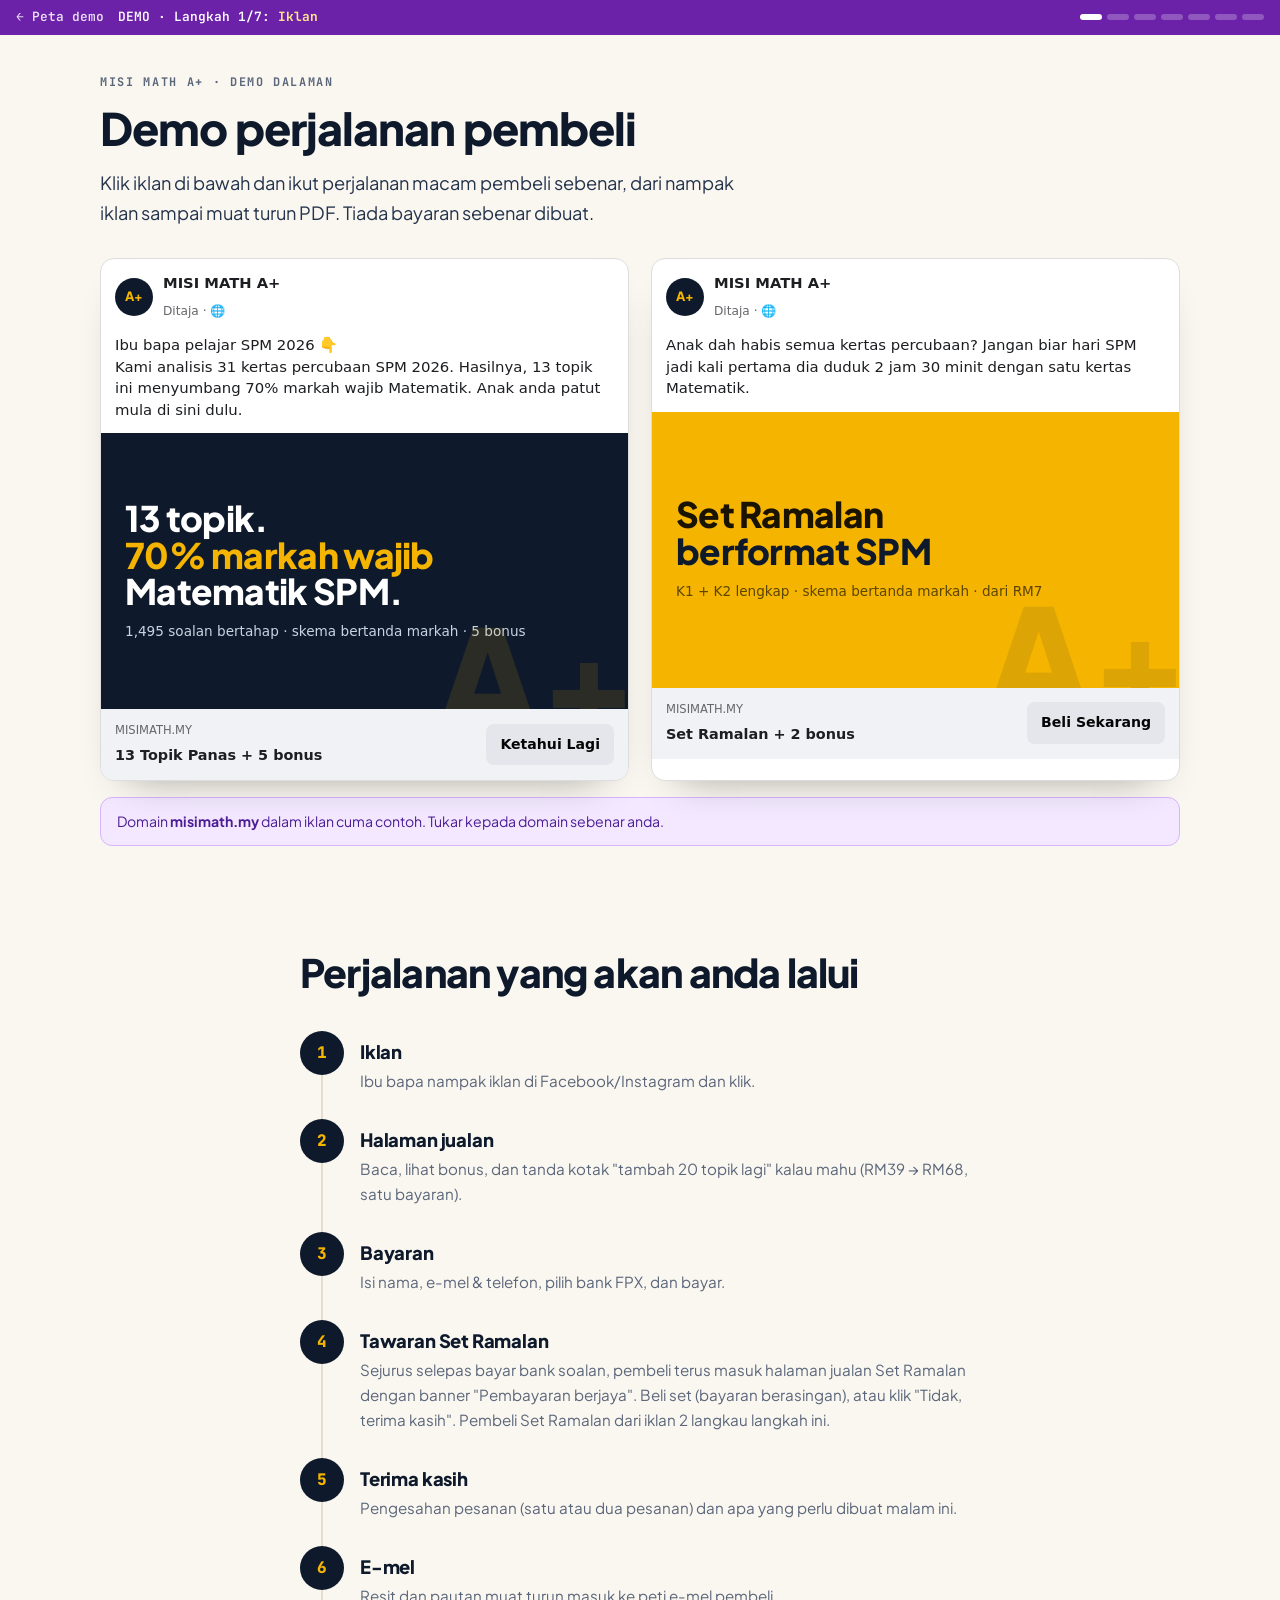
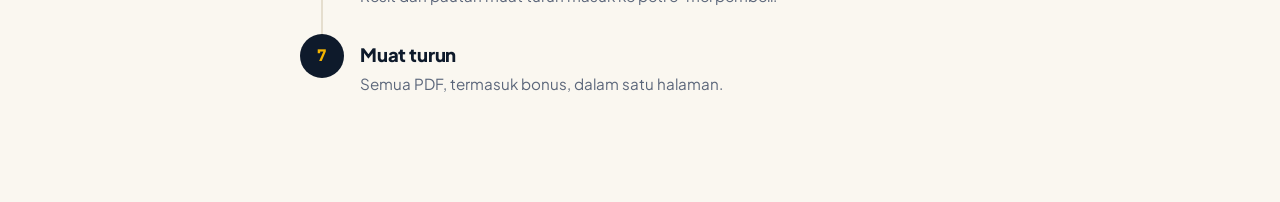
<file: demo/index.html>
<!doctype html>
<html lang="ms">
<head>
<meta charset="utf-8">
<meta name="viewport" content="width=device-width,initial-scale=1">
<title>Demo Perjalanan Pembeli · MISI MATH A+</title>
<meta name="robots" content="noindex">
<link rel="preconnect" href="https://fonts.googleapis.com">
<link rel="preconnect" href="https://fonts.gstatic.com" crossorigin>
<link href="https://fonts.googleapis.com/css2?family=JetBrains+Mono:wght@500;700;800&family=Plus+Jakarta+Sans:wght@400;500;600;700;800&display=swap" rel="stylesheet">
<link rel="stylesheet" href="../gaya.css">
<link rel="stylesheet" href="demo.css">
</head>
<body>
<main>
<section class="tight" style="padding-top:40px">
  <div class="wrap">
    <div class="eyebrow">MISI MATH A+ · demo dalaman</div>
    <h1 style="font-size:clamp(1.8rem,4.4vw,2.8rem)">Demo perjalanan pembeli</h1>
    <p class="lede mt">Klik iklan di bawah dan ikut perjalanan macam pembeli sebenar, dari nampak iklan sampai muat turun PDF. Tiada bayaran sebenar dibuat.</p>

    <div class="ads">
      <!-- Iklan 1 -->
      <article class="ad">
        <div class="ad-h"><span class="ad-av">A+</span><span><b>MISI MATH A+</b><small>Ditaja · 🌐</small></span></div>
        <p class="ad-t">Ibu bapa pelajar SPM 2026 👇<br>Kami analisis 31 kertas percubaan SPM 2026. Hasilnya, 13 topik ini menyumbang 70% markah wajib Matematik. Anak anda patut mula di sini dulu.</p>
        <div class="ad-img">
          <div class="big1">13 topik.<br><em>70% markah wajib</em><br>Matematik SPM.</div>
          <small>1,495 soalan bertahap · skema bertanda markah · 5 bonus</small>
        </div>
        <div class="ad-f"><span><small>misimath.my</small><b>13 Topik Panas + 5 bonus</b></span><a href="../13-topik/?demo=1">Ketahui Lagi</a></div>
      </article>

      <!-- Iklan 2 -->
      <article class="ad">
        <div class="ad-h"><span class="ad-av">A+</span><span><b>MISI MATH A+</b><small>Ditaja · 🌐</small></span></div>
        <p class="ad-t">Anak dah habis semua kertas percubaan? Jangan biar hari SPM jadi kali pertama dia duduk 2 jam 30 minit dengan satu kertas Matematik.</p>
        <div class="ad-img alt">
          <div class="big1">Set Ramalan<br><em>berformat SPM</em></div>
          <small>K1 + K2 lengkap · skema bertanda markah · dari RM7</small>
        </div>
        <div class="ad-f"><span><small>misimath.my</small><b>Set Ramalan + 2 bonus</b></span><a href="../set-ramalan/?demo=1">Beli Sekarang</a></div>
      </article>
    </div>

    <p class="demo-note mt">Domain <b>misimath.my</b> dalam iklan cuma contoh. Tukar kepada domain sebenar anda.</p>
  </div>
</section>

<section class="tight">
  <div class="narrow">
    <h2>Perjalanan yang akan anda lalui</h2>
    <ol class="journey">
      <li><span class="jn">1</span><div><h3>Iklan</h3><p>Ibu bapa nampak iklan di Facebook/Instagram dan klik.</p></div></li>
      <li><span class="jn">2</span><div><h3>Halaman jualan</h3><p>Baca, lihat bonus, dan tanda kotak "tambah 20 topik lagi" kalau mahu (RM39 → RM68, satu bayaran).</p></div></li>
      <li><span class="jn">3</span><div><h3>Bayaran</h3><p>Isi nama, e-mel &amp; telefon, pilih bank FPX, dan bayar.</p></div></li>
      <li><span class="jn">4</span><div><h3>Tawaran Set Ramalan</h3><p>Sejurus selepas bayar bank soalan, pembeli terus masuk halaman jualan Set Ramalan dengan banner "Pembayaran berjaya". Beli set (bayaran berasingan), atau klik "Tidak, terima kasih". Pembeli Set Ramalan dari iklan 2 langkau langkah ini.</p></div></li>
      <li><span class="jn">5</span><div><h3>Terima kasih</h3><p>Pengesahan pesanan (satu atau dua pesanan) dan apa yang perlu dibuat malam ini.</p></div></li>
      <li><span class="jn">6</span><div><h3>E-mel</h3><p>Resit dan pautan muat turun masuk ke peti e-mel pembeli.</p></div></li>
      <li><span class="jn">7</span><div><h3>Muat turun</h3><p>Semua PDF, termasuk bonus, dalam satu halaman.</p></div></li>
    </ol>
  </div>
</section>
</main>
<script src="demo.js"></script>
<script>barDemo(0); simpan("mm_demo", "1");</script>
</body>
</html>
</file>
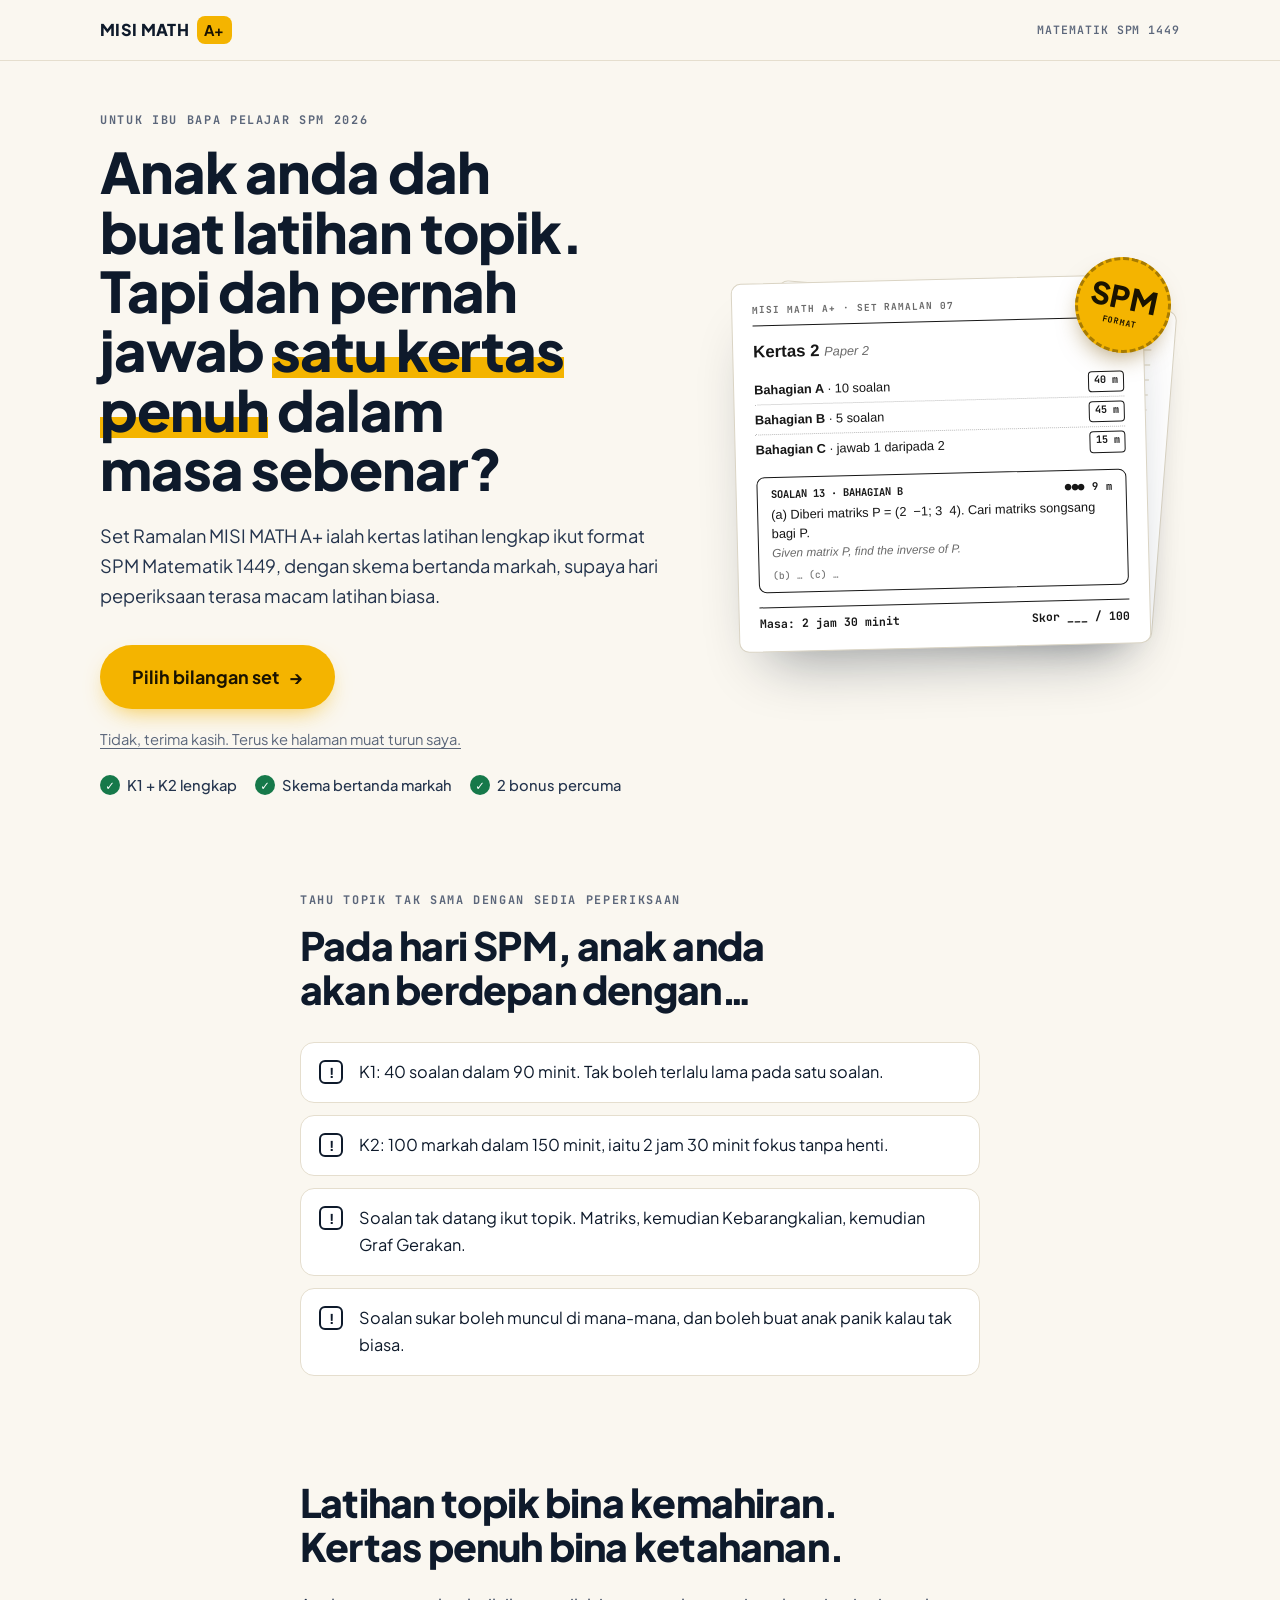
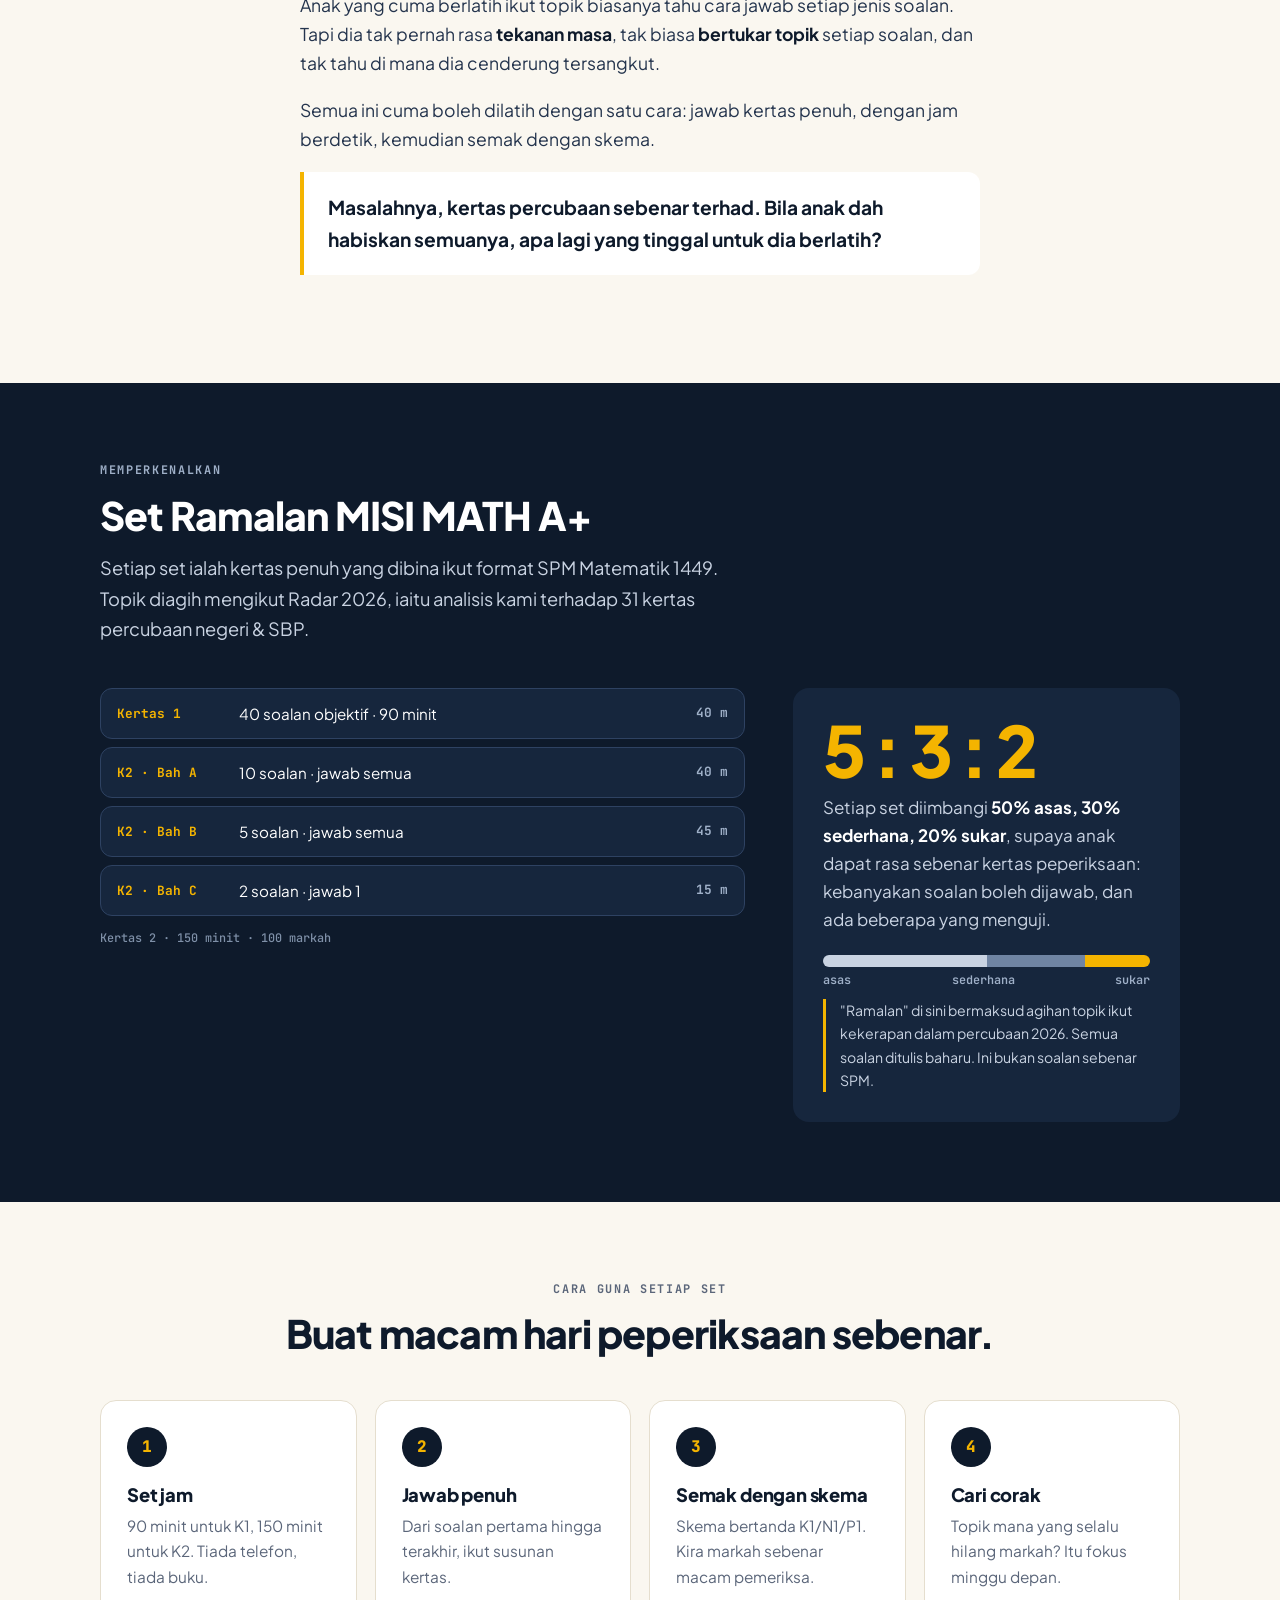
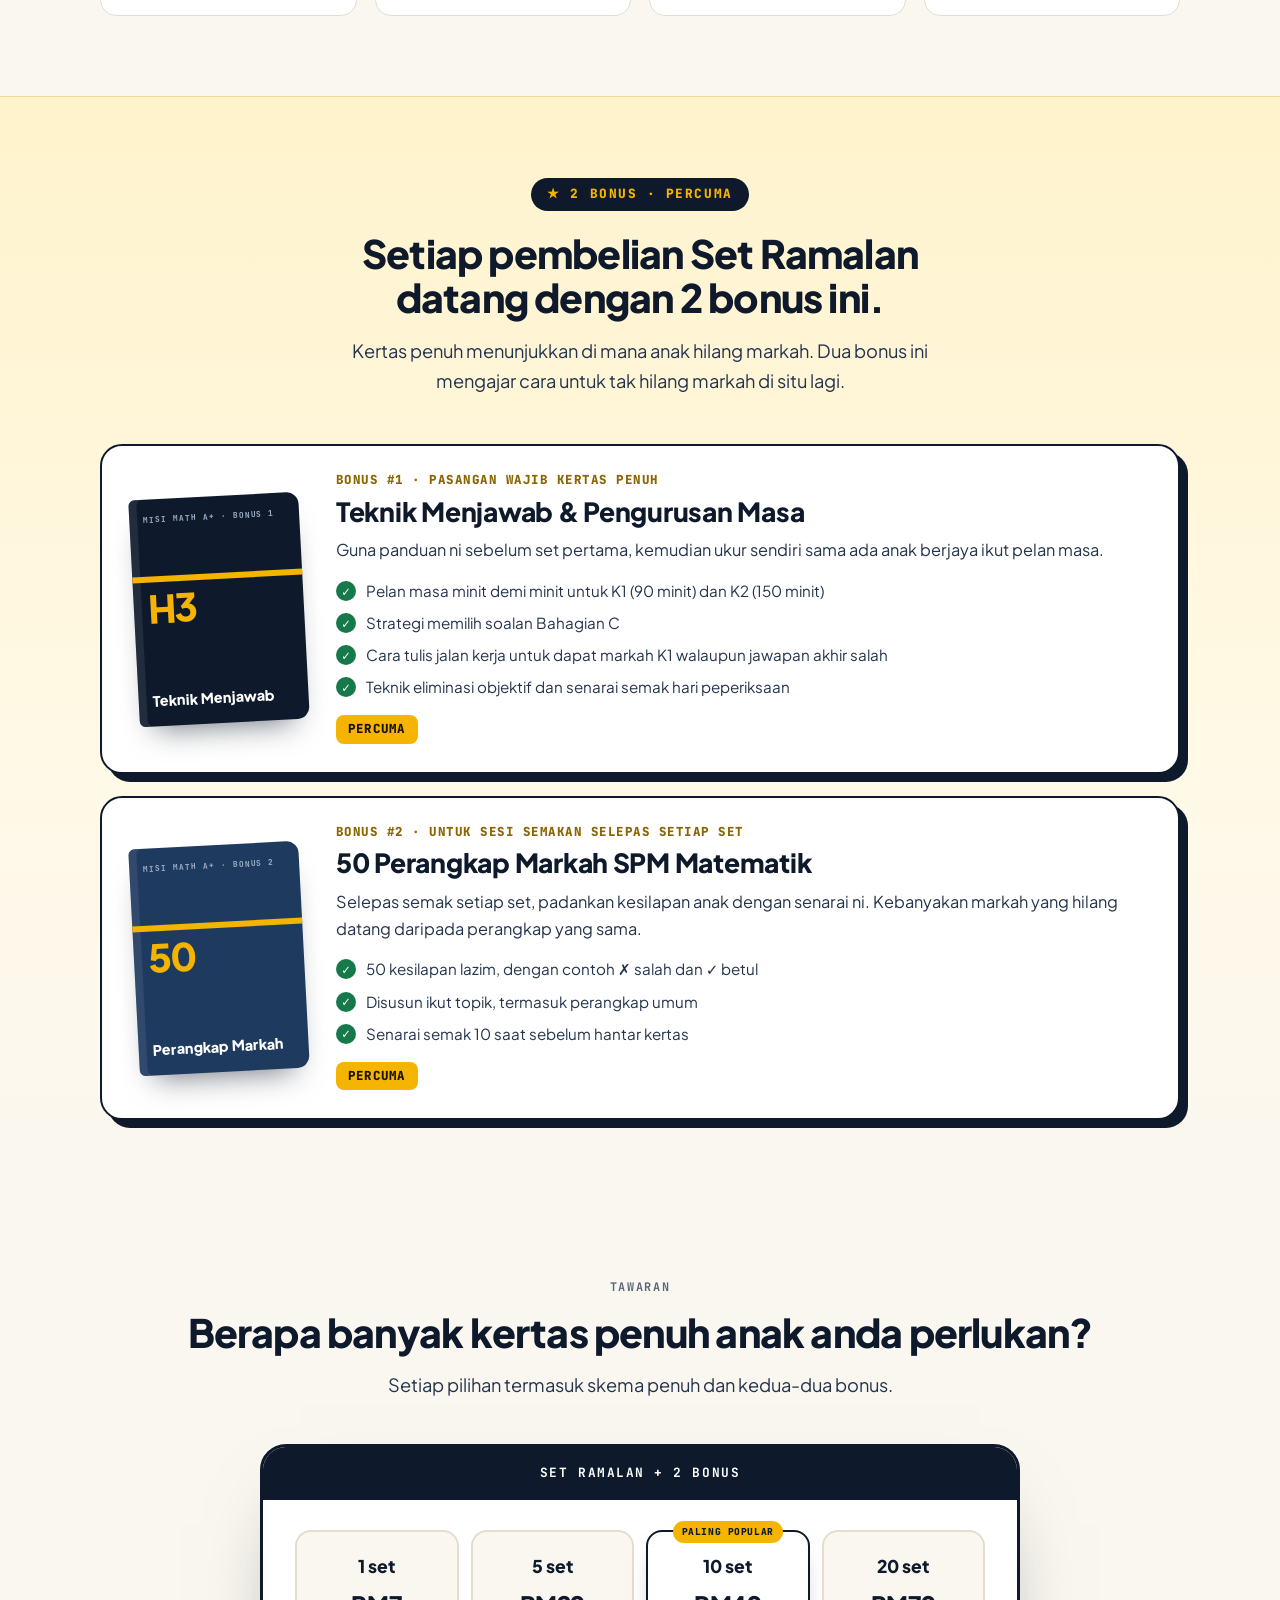
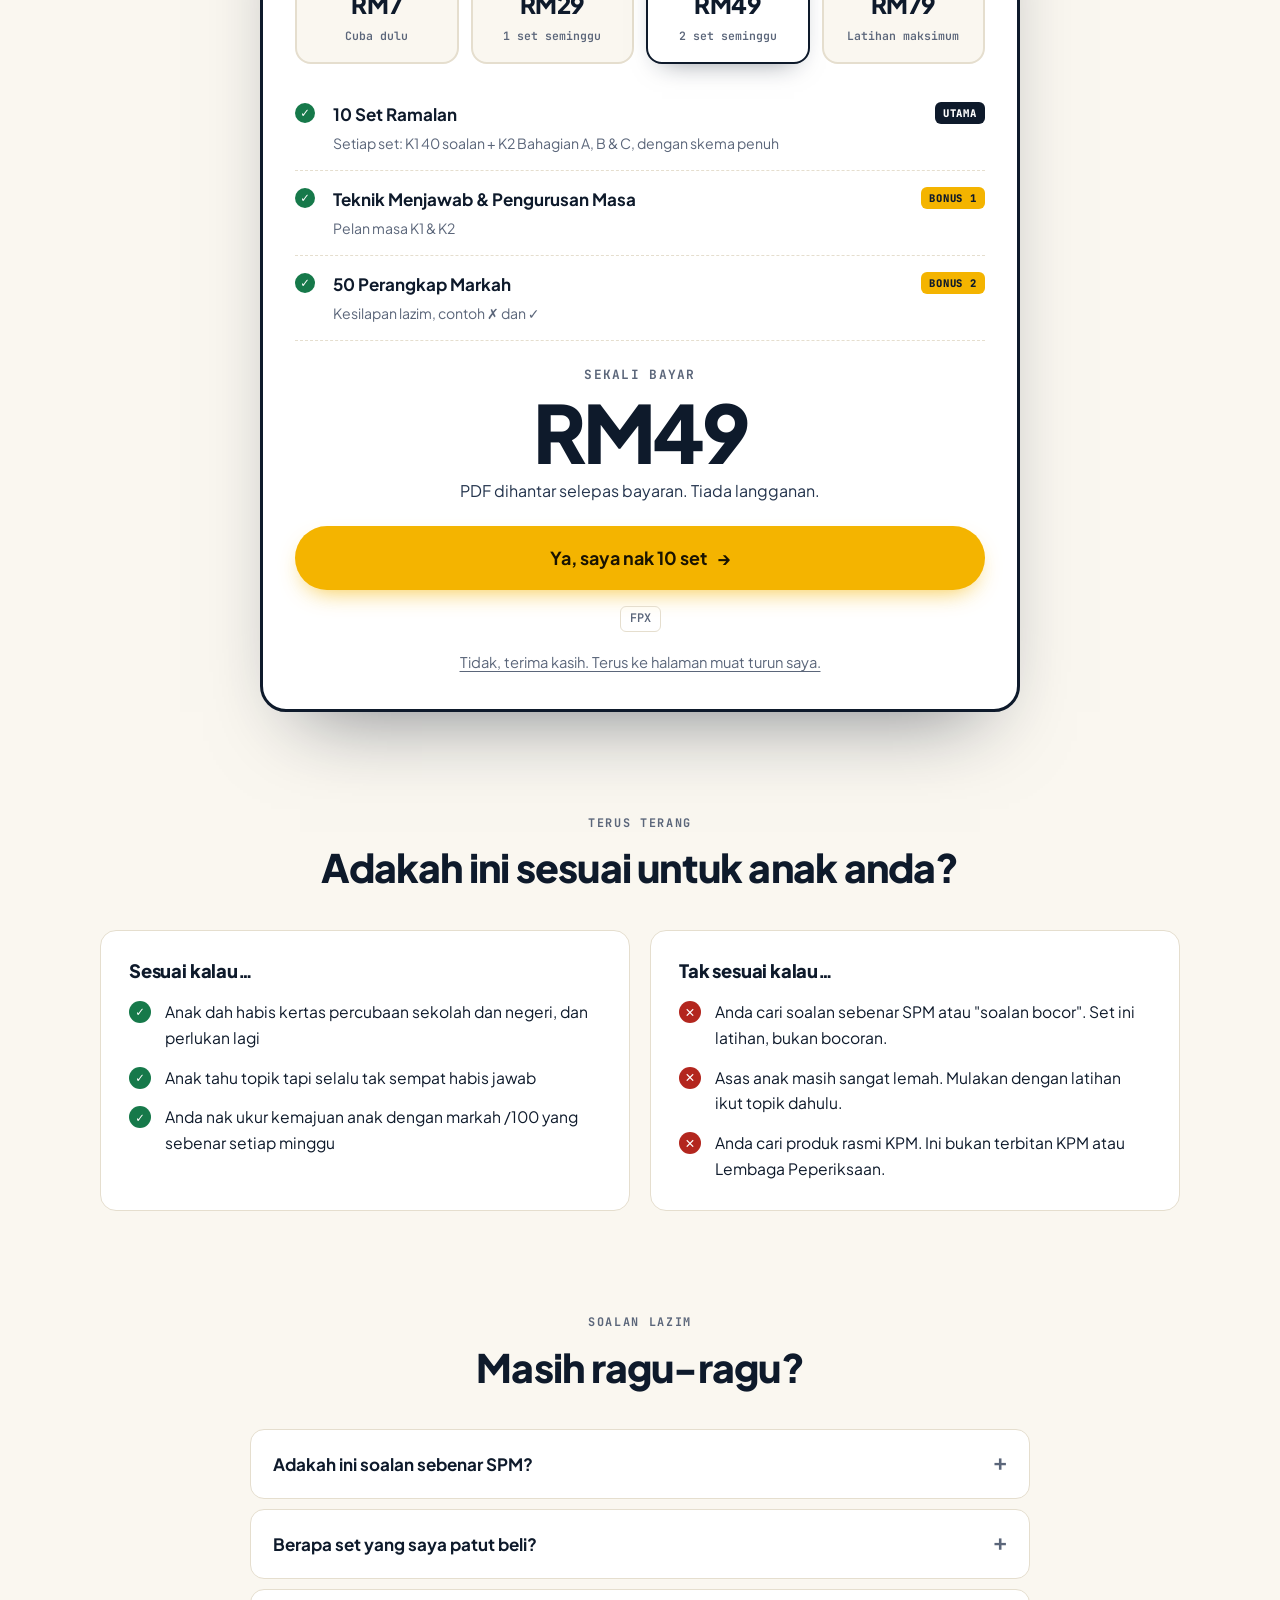
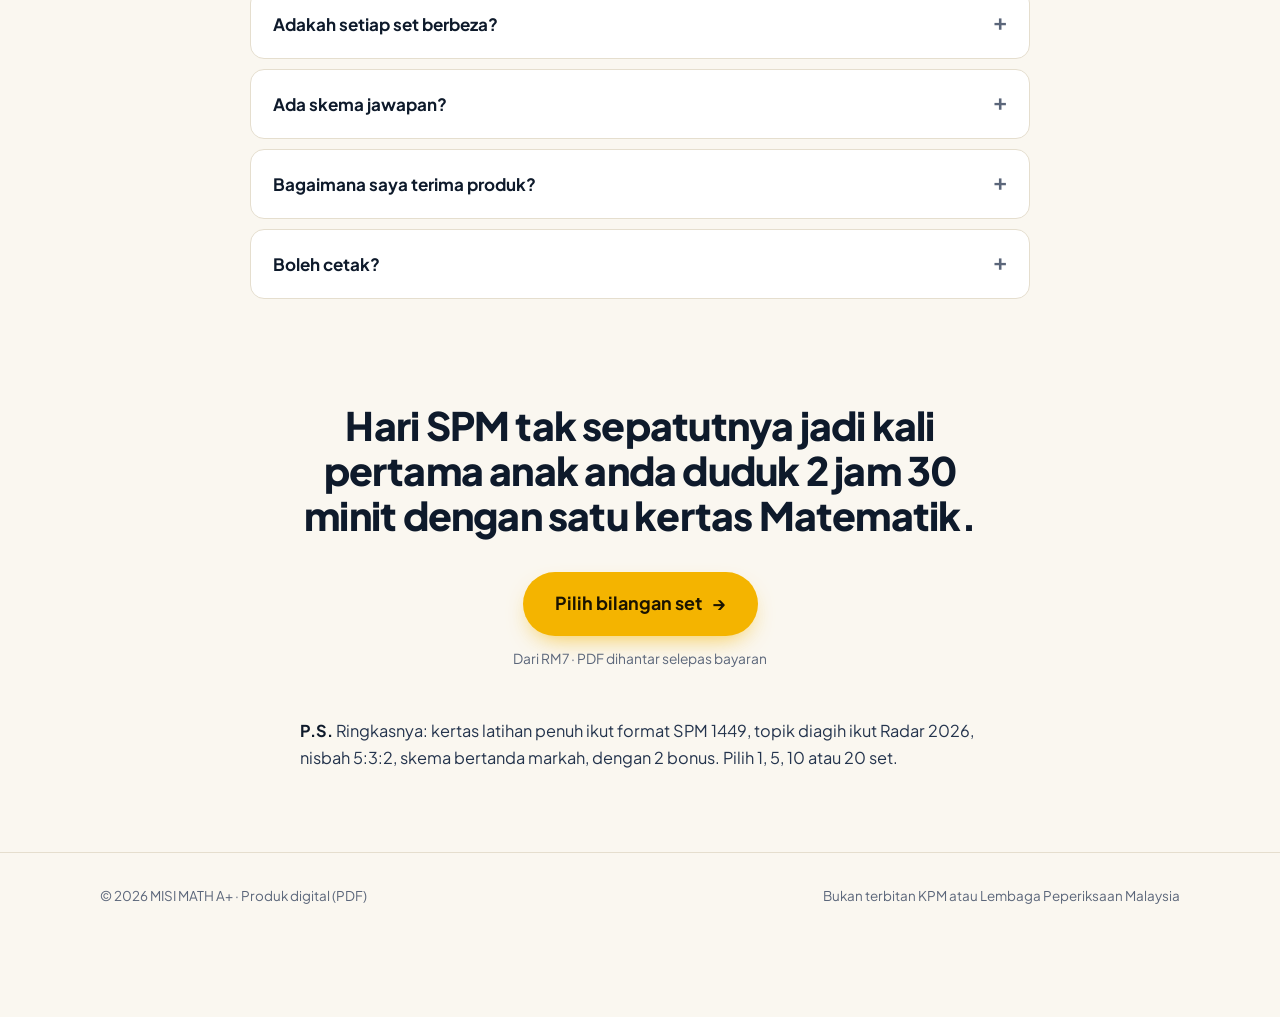
<file: set-ramalan/index.html>
<!doctype html>
<html lang="ms">
<head>
<meta charset="utf-8">
<meta name="robots" content="noindex, nofollow">
<meta name="viewport" content="width=device-width,initial-scale=1">
<title>Set Ramalan SPM · MISI MATH A+</title>
<meta name="description" content="Kertas latihan penuh ikut format SPM Matematik 1449: K1 40 soalan + K2 Bahagian A, B dan C, dengan skema bertanda markah. Topik diagih ikut Radar 2026.">
<meta property="og:title" content="Anak anda tahu topiknya. Tapi dah bersedia untuk kertas penuh?">
<meta property="og:description" content="Set Ramalan berformat SPM, lengkap dengan skema bertanda markah. Pilih 1, 5, 10 atau 20 set.">
<link rel="preconnect" href="https://fonts.googleapis.com">
<link rel="preconnect" href="https://fonts.gstatic.com" crossorigin>
<link href="https://fonts.googleapis.com/css2?family=JetBrains+Mono:wght@500;700;800&family=Plus+Jakarta+Sans:wght@400;500;600;700;800&display=swap" rel="stylesheet">
<link rel="stylesheet" href="../gaya.css">
</head>
<body>

<header class="nav">
  <div class="wrap">
    <span class="logo">MISI MATH <b>A+</b></span>
    <small>Matematik SPM 1449</small>
  </div>
</header>

<main>

<!-- 1 · CANGKUK -->
<section class="hero">
  <div class="wrap">
    <div>
      <div class="eyebrow">Untuk ibu bapa pelajar SPM 2026</div>
      <h1>Anak anda dah buat latihan topik. Tapi dah pernah jawab <span class="hl">satu kertas penuh</span> dalam masa sebenar?</h1>
      <p class="lede mt">Set Ramalan MISI MATH A+ ialah kertas latihan lengkap ikut format SPM Matematik 1449, dengan skema bertanda markah, supaya hari peperiksaan terasa macam latihan biasa.</p>
      <div class="cta-wrap">
        <a class="btn btn-gold btn-big" href="#tawaran">Pilih bilangan set <span>→</span></a>
        <a class="decline" data-selepas hidden data-pautan="selesai" href="#">Tidak, terima kasih. Terus ke halaman muat turun saya.</a>
      </div>
      <ul class="chips">
        <li><span class="tick">✓</span>K1 + K2 lengkap</li>
        <li><span class="tick">✓</span>Skema bertanda markah</li>
        <li><span class="tick">✓</span>2 bonus percuma</li>
      </ul>
    </div>

    <div class="stack" aria-hidden="true">
      <div class="sheet back"></div>
      <div class="sheet">
        <div class="sh-top"><span>MISI MATH A+ · Set Ramalan 07</span><span>1449/2</span></div>
        <div class="sh-title">Kertas 2 <i>Paper 2</i></div>
        <div class="work" style="font-size:.8rem;margin-top:10px">
          <div><span><b>Bahagian A</b> · 10 soalan</span><span class="tag">40 m</span></div>
          <div><span><b>Bahagian B</b> · 5 soalan</span><span class="tag">45 m</span></div>
          <div><span><b>Bahagian C</b> · jawab 1 daripada 2</span><span class="tag">15 m</span></div>
        </div>
        <div class="q">
          <div class="q-h"><span>SOALAN 13 · BAHAGIAN B</span><span class="lvl">●●● 9 m</span></div>
          (a) Diberi matriks P = (2 &nbsp;−1; 3 &nbsp;4). Cari matriks songsang bagi P.
          <span class="en">Given matrix P, find the inverse of P.</span>
          <div class="src">(b) … (c) …</div>
        </div>
        <div class="blk"><span>Masa: 2 jam 30 minit</span><span>Skor ___ / 100</span></div>
      </div>
      <div class="stamp"><div><span>SPM</span><small>FORMAT</small></div></div>
    </div>
  </div>
</section>

<!-- 2 · MASALAH -->
<section class="tight">
  <div class="narrow">
    <div class="eyebrow">Tahu topik tak sama dengan sedia peperiksaan</div>
    <h2>Pada hari SPM, anak anda akan berdepan dengan…</h2>
    <ul class="checks">
      <li><span class="box">!</span>K1: 40 soalan dalam 90 minit. Tak boleh terlalu lama pada satu soalan.</li>
      <li><span class="box">!</span>K2: 100 markah dalam 150 minit, iaitu 2 jam 30 minit fokus tanpa henti.</li>
      <li><span class="box">!</span>Soalan tak datang ikut topik. Matriks, kemudian Kebarangkalian, kemudian Graf Gerakan.</li>
      <li><span class="box">!</span>Soalan sukar boleh muncul di mana-mana, dan boleh buat anak panik kalau tak biasa.</li>
    </ul>
  </div>
</section>

<!-- 3 · GESA -->
<section class="tight">
  <div class="narrow prose">
    <h2>Latihan topik bina kemahiran. Kertas penuh bina ketahanan.</h2>
    <p>Anak yang cuma berlatih ikut topik biasanya tahu cara jawab setiap jenis soalan. Tapi dia tak pernah rasa <strong>tekanan masa</strong>, tak biasa <strong>bertukar topik</strong> setiap soalan, dan tak tahu di mana dia cenderung tersangkut.</p>
    <p>Semua ini cuma boleh dilatih dengan satu cara: jawab kertas penuh, dengan jam berdetik, kemudian semak dengan skema.</p>
    <p class="pull">Masalahnya, kertas percubaan sebenar terhad. Bila anak dah habiskan semuanya, apa lagi yang tinggal untuk dia berlatih?</p>
  </div>
</section>

<!-- 4 · PENYELESAIAN -->
<section class="band">
  <div class="wrap">
    <div class="eyebrow">Memperkenalkan</div>
    <h2>Set Ramalan MISI MATH A+</h2>
    <p class="lede mt">Setiap set ialah kertas penuh yang dibina ikut format SPM Matematik 1449. Topik diagih mengikut Radar 2026, iaitu analisis kami terhadap 31 kertas percubaan negeri &amp; SBP.</p>
    <div class="radar">
      <div>
        <div class="fmt" style="margin-top:0">
          <div class="fmt-row" style="background:var(--band2);border-color:#2E4262;color:#fff"><b style="color:var(--gold)">Kertas 1</b><span>40 soalan objektif · 90 minit</span><span style="color:#9FB0C8">40 m</span></div>
          <div class="fmt-row" style="background:var(--band2);border-color:#2E4262;color:#fff"><b style="color:var(--gold)">K2 · Bah A</b><span>10 soalan · jawab semua</span><span style="color:#9FB0C8">40 m</span></div>
          <div class="fmt-row" style="background:var(--band2);border-color:#2E4262;color:#fff"><b style="color:var(--gold)">K2 · Bah B</b><span>5 soalan · jawab semua</span><span style="color:#9FB0C8">45 m</span></div>
          <div class="fmt-row" style="background:var(--band2);border-color:#2E4262;color:#fff"><b style="color:var(--gold)">K2 · Bah C</b><span>2 soalan · jawab 1</span><span style="color:#9FB0C8">15 m</span></div>
        </div>
        <p class="bars-note">Kertas 2 · 150 minit · 100 markah</p>
      </div>
      <div class="big">
        <div class="num" style="font-size:clamp(3rem,7vw,4.4rem)">5 : 3 : 2</div>
        <p>Setiap set diimbangi <b style="color:#fff">50% asas, 30% sederhana, 20% sukar</b>, supaya anak dapat rasa sebenar kertas peperiksaan: kebanyakan soalan boleh dijawab, dan ada beberapa yang menguji.</p>
        <div class="ratio"><i style="width:50%;background:#C9D3E2"></i><i style="width:30%;background:#6F84A3"></i><i style="width:20%;background:var(--gold)"></i></div>
        <div class="ratio-l" style="color:#9FB0C8"><span>asas</span><span>sederhana</span><span>sukar</span></div>
        <p class="honest">"Ramalan" di sini bermaksud agihan topik ikut kekerapan dalam percubaan 2026. Semua soalan ditulis baharu. Ini bukan soalan sebenar SPM.</p>
      </div>
    </div>
  </div>
</section>

<!-- 5 · CARA GUNA -->
<section>
  <div class="wrap">
    <div class="center">
      <div class="eyebrow">Cara guna setiap set</div>
      <h2>Buat macam hari peperiksaan sebenar.</h2>
    </div>
    <div class="steps four">
      <div class="step"><div class="n">1</div><h3>Set jam</h3><p>90 minit untuk K1, 150 minit untuk K2. Tiada telefon, tiada buku.</p></div>
      <div class="step"><div class="n">2</div><h3>Jawab penuh</h3><p>Dari soalan pertama hingga terakhir, ikut susunan kertas.</p></div>
      <div class="step"><div class="n">3</div><h3>Semak dengan skema</h3><p>Skema bertanda K1/N1/P1. Kira markah sebenar macam pemeriksa.</p></div>
      <div class="step"><div class="n">4</div><h3>Cari corak</h3><p>Topik mana yang selalu hilang markah? Itu fokus minggu depan.</p></div>
    </div>
  </div>
</section>

<!-- 6 · BONUS -->
<section class="bonus-sec">
  <div class="wrap">
    <div class="bonus-head">
      <span class="count">★ 2 bonus · percuma</span>
      <h2>Setiap pembelian Set Ramalan datang dengan 2 bonus ini.</h2>
      <p class="lede mt" style="margin-inline:auto">Kertas penuh menunjukkan di mana anak hilang markah. Dua bonus ini mengajar cara untuk tak hilang markah di situ lagi.</p>
    </div>
    <div class="bonuses">
      <article class="bonus">
        <div class="cover"><span class="c-top">MISI MATH A+ · BONUS 1</span><span class="c-code">H3</span><span class="c-name">Teknik Menjawab</span></div>
        <div>
          <div class="label">Bonus #1 · pasangan wajib kertas penuh</div>
          <h3>Teknik Menjawab &amp; Pengurusan Masa</h3>
          <p class="why">Guna panduan ni sebelum set pertama, kemudian ukur sendiri sama ada anak berjaya ikut pelan masa.</p>
          <ul>
            <li><span class="tick">✓</span>Pelan masa minit demi minit untuk K1 (90 minit) dan K2 (150 minit)</li>
            <li><span class="tick">✓</span>Strategi memilih soalan Bahagian C</li>
            <li><span class="tick">✓</span>Cara tulis jalan kerja untuk dapat markah K1 walaupun jawapan akhir salah</li>
            <li><span class="tick">✓</span>Teknik eliminasi objektif dan senarai semak hari peperiksaan</li>
          </ul>
          <span class="free">PERCUMA</span>
        </div>
      </article>
      <article class="bonus">
        <div class="cover alt"><span class="c-top">MISI MATH A+ · BONUS 2</span><span class="c-code">50</span><span class="c-name">Perangkap Markah</span></div>
        <div>
          <div class="label">Bonus #2 · untuk sesi semakan selepas setiap set</div>
          <h3>50 Perangkap Markah SPM Matematik</h3>
          <p class="why">Selepas semak setiap set, padankan kesilapan anak dengan senarai ni. Kebanyakan markah yang hilang datang daripada perangkap yang sama.</p>
          <ul>
            <li><span class="tick">✓</span>50 kesilapan lazim, dengan contoh ✗ salah dan ✓ betul</li>
            <li><span class="tick">✓</span>Disusun ikut topik, termasuk perangkap umum</li>
            <li><span class="tick">✓</span>Senarai semak 10 saat sebelum hantar kertas</li>
          </ul>
          <span class="free">PERCUMA</span>
        </div>
      </article>
    </div>
  </div>
</section>

<!-- 7 · TAWARAN -->
<section id="tawaran">
  <div class="wrap">
    <div class="center">
      <div class="eyebrow">Tawaran</div>
      <h2>Berapa banyak kertas penuh anak anda perlukan?</h2>
      <p class="lede mt">Setiap pilihan termasuk skema penuh dan kedua-dua bonus.</p>
    </div>
    <div class="offer">
      <div class="offer-top">Set Ramalan + 2 Bonus</div>
      <div class="offer-body">
        <div class="sets" role="group" aria-label="Pilih bilangan set">
          <button class="opt" type="button" data-set="1" aria-pressed="false"><span class="q-n">1 set</span><span class="q-p">RM7</span><span class="q-u">Cuba dulu</span></button>
          <button class="opt" type="button" data-set="5" aria-pressed="false"><span class="q-n">5 set</span><span class="q-p">RM29</span><span class="q-u">1 set seminggu</span></button>
          <button class="opt" type="button" data-set="10" aria-pressed="true"><span class="badge">Paling popular</span><span class="q-n">10 set</span><span class="q-p">RM49</span><span class="q-u">2 set seminggu</span></button>
          <button class="opt" type="button" data-set="20" aria-pressed="false"><span class="q-n">20 set</span><span class="q-p">RM79</span><span class="q-u">Latihan maksimum</span></button>
        </div>
        <ul class="stackl" style="margin-top:22px">
          <li><span class="tick">✓</span><span><b id="setName">10 Set Ramalan</b><small>Setiap set: K1 40 soalan + K2 Bahagian A, B &amp; C, dengan skema penuh</small></span><span class="mt0">UTAMA</span></li>
          <li><span class="tick">✓</span><span><b>Teknik Menjawab &amp; Pengurusan Masa</b><small>Pelan masa K1 &amp; K2</small></span><span class="bt">BONUS 1</span></li>
          <li><span class="tick">✓</span><span><b>50 Perangkap Markah</b><small>Kesilapan lazim, contoh ✗ dan ✓</small></span><span class="bt">BONUS 2</span></li>
        </ul>
        <div class="pricebox">
          <div class="lbl">Sekali bayar</div>
          <div class="rm" id="setPrice">RM49</div>
          <p class="sub">PDF dihantar selepas bayaran. Tiada langganan.</p>
          <a class="btn btn-gold btn-big btn-block" id="setBuy" data-pautan="set10" href="#">Ya, saya nak 10 set <span>→</span></a>
          <div class="pay"><span>FPX</span></div>
          <a class="decline" data-selepas hidden data-pautan="selesai" href="#">Tidak, terima kasih. Terus ke halaman muat turun saya.</a>
        </div>
      </div>
    </div>
  </div>
</section>

<!-- 8 · UNTUK SIAPA -->
<section class="tight">
  <div class="wrap">
    <div class="center">
      <div class="eyebrow">Terus terang</div>
      <h2>Adakah ini sesuai untuk anak anda?</h2>
    </div>
    <div class="two">
      <div class="pcol">
        <h3>Sesuai kalau…</h3>
        <ul>
          <li><span class="tick">✓</span><span>Anak dah habis kertas percubaan sekolah dan negeri, dan perlukan lagi</span></li>
          <li><span class="tick">✓</span><span>Anak tahu topik tapi selalu tak sempat habis jawab</span></li>
          <li><span class="tick">✓</span><span>Anda nak ukur kemajuan anak dengan markah /100 yang sebenar setiap minggu</span></li>
        </ul>
      </div>
      <div class="pcol">
        <h3>Tak sesuai kalau…</h3>
        <ul>
          <li><span class="cross">✕</span><span>Anda cari soalan sebenar SPM atau "soalan bocor". Set ini latihan, bukan bocoran.</span></li>
          <li><span class="cross">✕</span><span>Asas anak masih sangat lemah. Mulakan dengan latihan ikut topik dahulu.</span></li>
          <li><span class="cross">✕</span><span>Anda cari produk rasmi KPM. Ini bukan terbitan KPM atau Lembaga Peperiksaan.</span></li>
        </ul>
      </div>
    </div>
  </div>
</section>

<!-- 9 · SOALAN LAZIM -->
<section class="tight">
  <div class="wrap">
    <div class="center">
      <div class="eyebrow">Soalan lazim</div>
      <h2>Masih ragu-ragu?</h2>
    </div>
    <div class="faq">
      <details><summary>Adakah ini soalan sebenar SPM?</summary><p>Bukan. Semua soalan ditulis baharu oleh kami. "Ramalan" bermaksud topik dalam setiap set diagih mengikut kekerapan dalam kertas percubaan 2026.</p></details>
      <details><summary>Berapa set yang saya patut beli?</summary><p>Kalau nak cuba dulu, ambil 1 set. Untuk latihan tetap sehingga SPM, 10 set cukup untuk 2 set seminggu. 20 set untuk anak yang nak latihan maksimum.</p></details>
      <details><summary>Adakah setiap set berbeza?</summary><p>Ya. Setiap set ada soalan yang berbeza, tapi semuanya ikut format dan nisbah kesukaran yang sama.</p></details>
      <details><summary>Ada skema jawapan?</summary><p>Ada. Skema penuh untuk K1 dan K2, dengan markah ditanda K1 (kaedah), N1 (jawapan) dan P1 (penerangan), sama seperti cara pemeriksa menanda.</p></details>
      <details><summary>Bagaimana saya terima produk?</summary><p>Bayar secara dalam talian melalui FPX. Selepas bayaran disahkan, pautan muat turun PDF dihantar kepada anda.</p></details>
      <details><summary>Boleh cetak?</summary><p>Boleh. Setiap set direka untuk cetakan A4 hitam putih, supaya anak jawab atas kertas macam peperiksaan sebenar.</p></details>
    </div>
  </div>
</section>

<!-- 10 · PENUTUP -->
<section class="tight center">
  <div class="narrow">
    <h2>Hari SPM tak sepatutnya jadi kali pertama anak anda duduk 2 jam 30 minit dengan satu kertas Matematik.</h2>
    <div class="cta-wrap">
      <a class="btn btn-gold btn-big" href="#tawaran">Pilih bilangan set <span>→</span></a>
      <span class="cta-note">Dari RM7 · PDF dihantar selepas bayaran</span>
    </div>
  </div>
  <div class="ps" style="text-align:left">
    <p><b>P.S.</b> Ringkasnya: kertas latihan penuh ikut format SPM 1449, topik diagih ikut Radar 2026, nisbah 5:3:2, skema bertanda markah, dengan 2 bonus. Pilih 1, 5, 10 atau 20 set.</p>
  </div>
</section>

</main>

<footer>
  <div class="wrap">
    <span>© 2026 MISI MATH A+ · Produk digital (PDF)</span>
    <span>Bukan terbitan KPM atau Lembaga Peperiksaan Malaysia</span>
  </div>
</footer>

<div class="stick">
  <div><small>Set Ramalan + 2 bonus</small><b>Dari RM7</b></div>
  <a class="btn btn-gold" href="#tawaran">Pilih set</a>
</div>

<script src="../pautan.js"></script>
<script>
const HARGA = { 1: 7, 5: 29, 10: 49, 20: 79 };
const buy = document.getElementById("setBuy"), price = document.getElementById("setPrice"), nama = document.getElementById("setName");
document.querySelectorAll(".opt").forEach(b => b.addEventListener("click", () => {
  document.querySelectorAll(".opt").forEach(x => x.setAttribute("aria-pressed", x === b));
  const n = b.dataset.set;
  price.textContent = "RM" + HARGA[n];
  nama.textContent = n + " Set Ramalan";
  buy.innerHTML = "Ya, saya nak " + n + " set <span>→</span>";
  buy.dataset.pautan = "set" + n; pasangPautan(buy);
}));
</script>
</body>
</html>
</file>
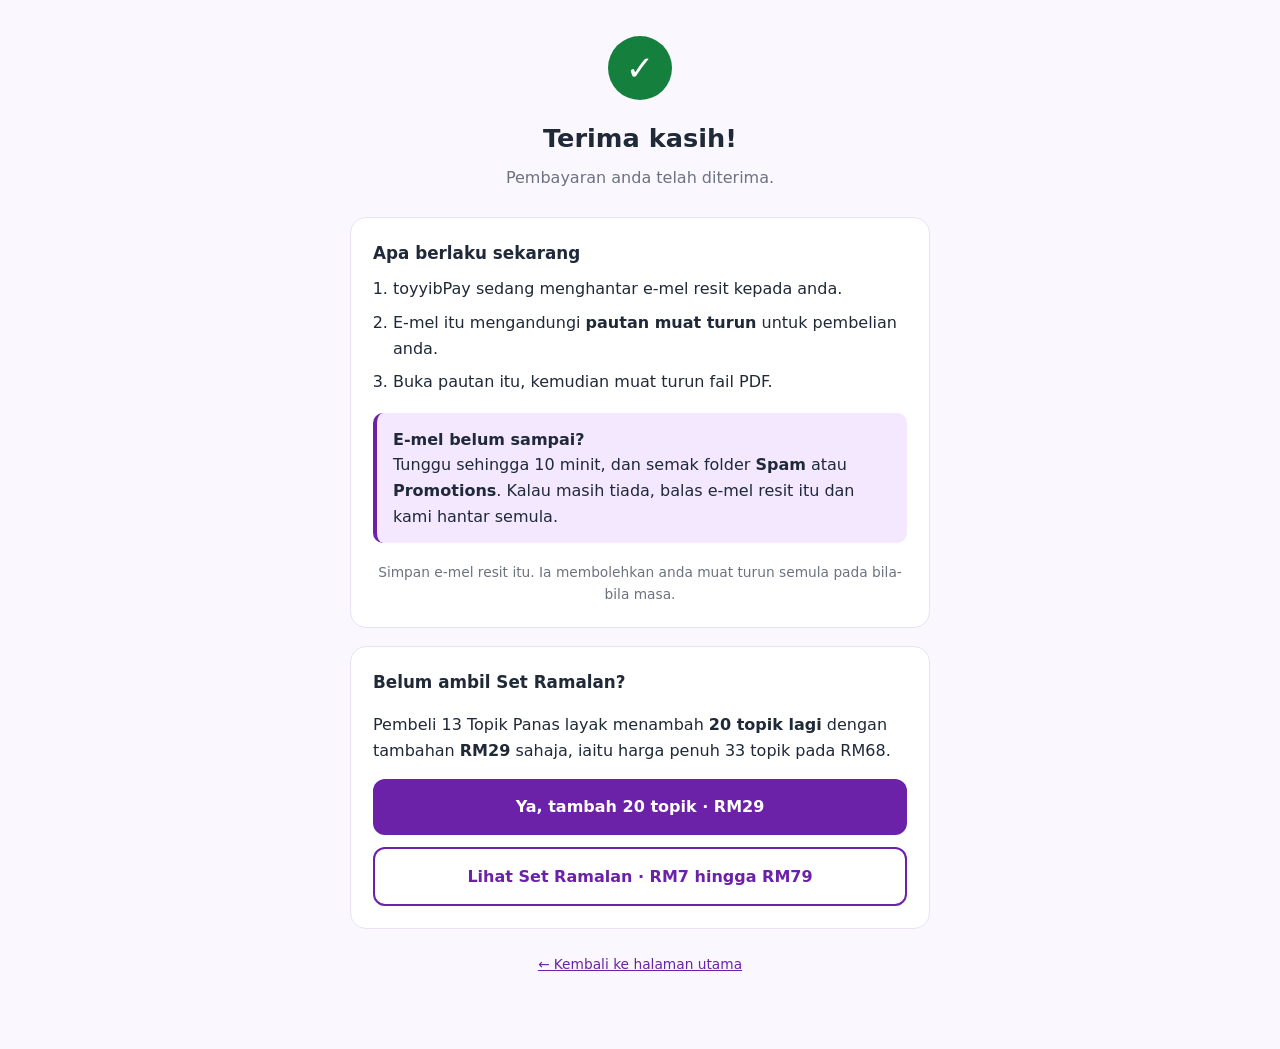
<file: terima-kasih/index.html>
<!DOCTYPE html>
<html lang="ms">
<head>
<meta charset="utf-8">
<meta name="viewport" content="width=device-width, initial-scale=1">
<meta name="robots" content="noindex, nofollow">
<title>Terima kasih · MISI MATH A+</title>
<style>
  :root { --ungu:#6B21A8; --emas:#FDE68A; --hijau:#15803D; --teks:#1f2937; }
  * { box-sizing:border-box; }
  body { margin:0; font:16px/1.6 system-ui,-apple-system,"Segoe UI",Roboto,sans-serif; color:var(--teks); background:#faf7ff; }
  .wrap { max-width:620px; margin:0 auto; padding:28px 20px 60px; }
  .tanda { width:64px; height:64px; border-radius:50%; background:var(--hijau); color:#fff;
           display:flex; align-items:center; justify-content:center; font-size:34px; margin:8px auto 18px; }
  h1 { text-align:center; font-size:1.6rem; margin:0 0 6px; }
  .sub { text-align:center; color:#6b7280; margin:0 0 26px; }
  .kad { background:#fff; border:1px solid #e9e2f5; border-radius:16px; padding:22px; margin:0 0 18px; }
  .kad h2 { font-size:1.05rem; margin:0 0 10px; }
  ol { margin:0; padding-left:20px; }
  li { margin-bottom:8px; }
  .sorot { background:#f3e8ff; border-left:4px solid var(--ungu); padding:14px 16px; border-radius:10px; margin:18px 0; }
  .btn { display:block; text-align:center; text-decoration:none; padding:15px 18px; border-radius:12px;
         font-weight:700; margin-top:12px; }
  .btn-utama { background:var(--ungu); color:#fff; }
  .btn-kedua { background:#fff; color:var(--ungu); border:2px solid var(--ungu); }
  .kecil { font-size:.86rem; color:#6b7280; text-align:center; margin-top:24px; }
  a { color:var(--ungu); }
</style>
</head>
<body>
<div class="wrap">

  <div class="tanda">✓</div>
  <h1>Terima kasih!</h1>
  <p class="sub">Pembayaran anda telah diterima.</p>

  <div class="kad">
    <h2>Apa berlaku sekarang</h2>
    <ol>
      <li>toyyibPay sedang menghantar e-mel resit kepada anda.</li>
      <li>E-mel itu mengandungi <b>pautan muat turun</b> untuk pembelian anda.</li>
      <li>Buka pautan itu, kemudian muat turun fail PDF.</li>
    </ol>
    <div class="sorot">
      <b>E-mel belum sampai?</b><br>
      Tunggu sehingga 10 minit, dan semak folder <b>Spam</b> atau <b>Promotions</b>. Kalau masih tiada, balas e-mel resit itu dan kami hantar semula.
    </div>
    <p class="kecil" style="margin:0">Simpan e-mel resit itu. Ia membolehkan anda muat turun semula pada bila-bila masa.</p>
  </div>

  <div class="kad">
    <h2>Belum ambil Set Ramalan?</h2>
    <p>Pembeli 13 Topik Panas layak menambah <b>20 topik lagi</b> dengan tambahan <b>RM29</b> sahaja, iaitu harga penuh 33 topik pada RM68.</p>
    <a class="btn btn-utama" data-pautan="tambah20" href="#">Ya, tambah 20 topik · RM29</a>
    <a class="btn btn-kedua" href="../set-ramalan/">Lihat Set Ramalan · RM7 hingga RM79</a>
  </div>

  <p class="kecil"><a href="../">← Kembali ke halaman utama</a></p>
</div>
<script src="../pautan.js"></script>
</body>
</html>
</file>
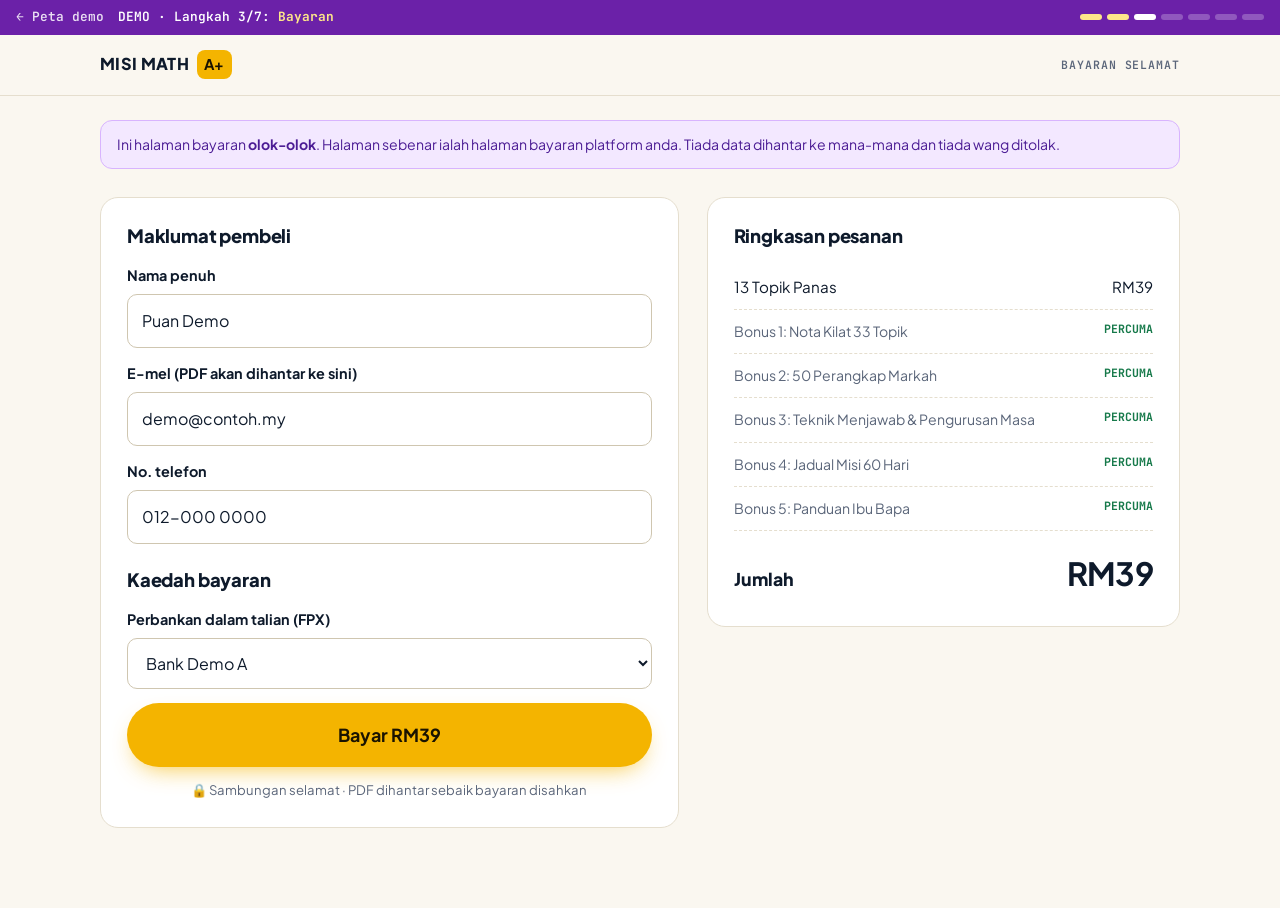
<file: demo/bayar.html>
<!doctype html>
<html lang="ms">
<head>
<meta charset="utf-8">
<meta name="viewport" content="width=device-width,initial-scale=1">
<title>Bayaran (Demo) · MISI MATH A+</title>
<meta name="robots" content="noindex">
<link rel="preconnect" href="https://fonts.googleapis.com">
<link rel="preconnect" href="https://fonts.gstatic.com" crossorigin>
<link href="https://fonts.googleapis.com/css2?family=JetBrains+Mono:wght@500;700;800&family=Plus+Jakarta+Sans:wght@400;500;600;700;800&display=swap" rel="stylesheet">
<link rel="stylesheet" href="../gaya.css">
<link rel="stylesheet" href="demo.css">
</head>
<body>
<header class="nav"><div class="wrap"><span class="logo">MISI MATH <b>A+</b></span><small>Bayaran selamat</small></div></header>
<main>
<section class="tight">
  <div class="wrap">
    <p class="demo-note">Ini halaman bayaran <b>olok-olok</b>. Halaman sebenar ialah halaman bayaran platform anda. Tiada data dihantar ke mana-mana dan tiada wang ditolak.</p>
    <div class="co">
      <form class="card" id="f" novalidate>
        <h3>Maklumat pembeli</h3>
        <div class="fld"><label for="nama">Nama penuh</label><input id="nama" value="Puan Demo" autocomplete="off"></div>
        <div class="fld"><label for="emel">E-mel (PDF akan dihantar ke sini)</label><input id="emel" type="email" value="demo@contoh.my" autocomplete="off"></div>
        <div class="fld"><label for="tel">No. telefon</label><input id="tel" value="012-000 0000" autocomplete="off"></div>
        <h3 style="margin-top:24px">Kaedah bayaran</h3>
        <div class="fld"><label for="bank">Perbankan dalam talian (FPX)</label>
          <select id="bank"><option>Bank Demo A</option><option>Bank Demo B</option><option>Bank Demo C</option></select></div>
        <button class="btn btn-gold btn-big btn-block" id="bayar" type="submit"><span class="spin"></span><span id="bayarT">Bayar</span></button>
        <div class="secure">🔒 Sambungan selamat · PDF dihantar sebaik bayaran disahkan</div>
      </form>

      <aside class="card">
        <h3>Ringkasan pesanan</h3>
        <div id="sum"></div>
        <div class="sum-tot"><span>Jumlah</span><b id="tot"></b></div>
      </aside>
    </div>
  </div>
</section>
</main>
<script src="demo.js"></script>
<script>
const k = kodP(), P = PRODUK[k], juga = kodJuga();
barDemo(juga ? 3 : 2, juga ? "Bayaran Set Ramalan (berasingan)" : "Bayaran");
const baris = (P.baris || [[P.nama, P.harga]]).map(([n, h]) => `<div class="sum-row"><span>${n}</span><span>RM${h}</span></div>`).join("");
const bonus = P.bonus.map((b, i) => `<div class="sum-row bn"><span>Bonus ${i + 1}: ${HADIAH[b].nama}</span><span>PERCUMA</span></div>`).join("");
document.getElementById("sum").innerHTML = baris + bonus;
document.getElementById("tot").textContent = "RM" + P.harga;
document.getElementById("bayarT").textContent = "Bayar RM" + P.harga;

document.getElementById("f").addEventListener("submit", e => {
  e.preventDefault();
  const b = document.getElementById("bayar");
  b.classList.add("busy"); b.disabled = true;
  document.getElementById("bayarT").textContent = "Memproses bayaran…";
  simpan("mm_nama", document.getElementById("nama").value.trim() || "Puan Demo");
  simpan("mm_emel", document.getElementById("emel").value.trim() || "demo@contoh.my");
  if (!juga) simpan("mm_order", "MM-" + (100000 + Math.floor(Math.random() * 900000)));
  // Bank soalan → terus ke halaman jualan Set Ramalan (mod selepas bayaran). Set Ramalan → terima kasih.
  const ke = P.jenis === "topik" ? "../set-ramalan/?demo=1&selepas=" + k : "terima-kasih.html" + qs();
  setTimeout(() => location.href = ke, 1600);
});
</script>
</body>
</html>
</file>
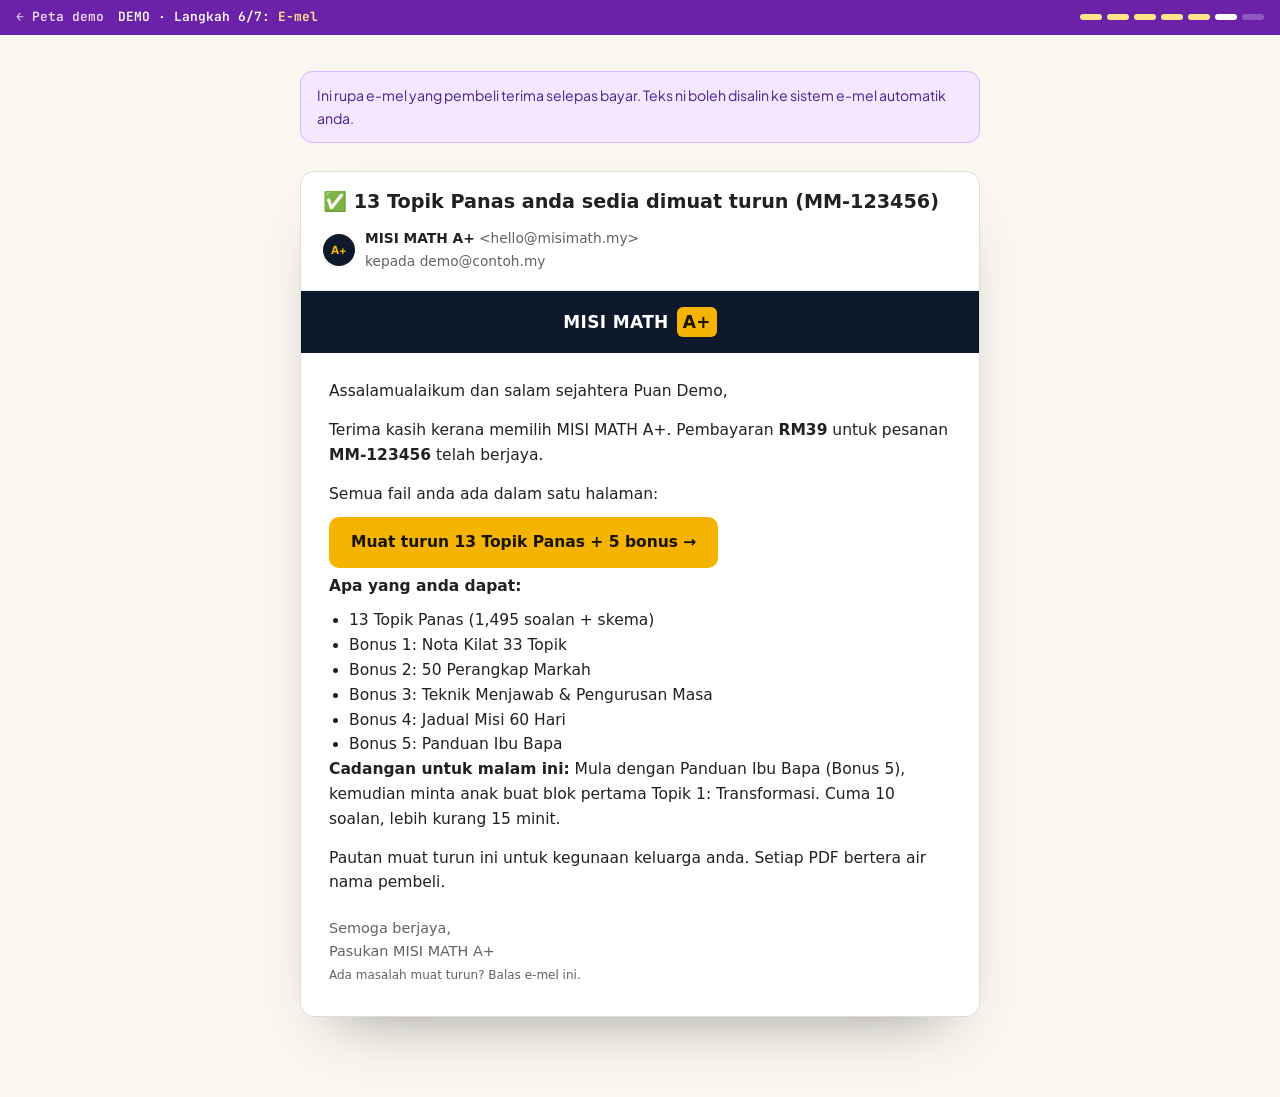
<file: demo/emel.html>
<!doctype html>
<html lang="ms">
<head>
<meta charset="utf-8">
<meta name="viewport" content="width=device-width,initial-scale=1">
<title>Contoh E-mel · MISI MATH A+</title>
<meta name="robots" content="noindex">
<link rel="preconnect" href="https://fonts.googleapis.com">
<link rel="preconnect" href="https://fonts.gstatic.com" crossorigin>
<link href="https://fonts.googleapis.com/css2?family=JetBrains+Mono:wght@500;700;800&family=Plus+Jakarta+Sans:wght@400;500;600;700;800&display=swap" rel="stylesheet">
<link rel="stylesheet" href="../gaya.css">
<link rel="stylesheet" href="demo.css">
</head>
<body>
<main>
<section class="tight" style="padding-top:36px">
  <div class="wrap">
    <p class="demo-note" style="max-width:680px;margin:0 auto">Ini rupa e-mel yang pembeli terima selepas bayar. Teks ni boleh disalin ke sistem e-mel automatik anda.</p>
    <div class="mail">
      <div class="mail-h">
        <h3 id="subj"></h3>
        <div class="meta"><span class="ad-av" style="width:32px;height:32px;font-size:.7rem">A+</span><span><b>MISI MATH A+</b> &lt;hello@misimath.my&gt;<br>kepada <span id="to"></span></span></div>
      </div>
      <div class="mail-top">MISI MATH <b>A+</b></div>
      <div class="mail-b" id="body"></div>
    </div>
  </div>
</section>
</main>
<script src="demo.js"></script>
<script>
barDemo(5);
const k = kodP(), P = pesanan();
const nama = baca("mm_nama", "Puan Demo"), order = baca("mm_order", "MM-123456");
document.getElementById("subj").textContent = `✅ ${P.nama} anda sedia dimuat turun (${order})`;
document.getElementById("to").textContent = baca("mm_emel", "demo@contoh.my");
const mula = P.adaTopik
  ? "Mula dengan Panduan Ibu Bapa (Bonus 5), kemudian minta anak buat blok pertama Topik 1: Transformasi. Cuma 10 soalan, lebih kurang 15 minit."
  : "Baca Teknik Menjawab & Pengurusan Masa dulu, kemudian tetapkan masa untuk anak jawab Set 1 macam hari peperiksaan sebenar.";
document.getElementById("body").innerHTML = `
  <p>Assalamualaikum dan salam sejahtera ${nama},</p>
  <p>Terima kasih kerana memilih MISI MATH A+. Pembayaran <b>RM${P.harga}</b> untuk pesanan <b>${order}</b> telah berjaya.</p>
  <p>Semua fail anda ada dalam satu halaman:</p>
  <a class="mbtn" href="muat-turun.html${qs()}">Muat turun ${P.nama} + ${P.bonus.length} bonus →</a>
  <p><b>Apa yang anda dapat:</b></p>
  <ul>${P.utama.map(u => `<li>${u.nama}</li>`).join("")}${P.bonus.map((b, i) => `<li>Bonus ${i + 1}: ${HADIAH[b].nama}</li>`).join("")}</ul>
  <p><b>Cadangan untuk malam ini:</b> ${mula}</p>
  <p>Pautan muat turun ini untuk kegunaan keluarga anda. Setiap PDF bertera air nama pembeli.</p>
  <p class="sig">Semoga berjaya,<br>Pasukan MISI MATH A+<br><small>Ada masalah muat turun? Balas e-mel ini.</small></p>`;
</script>
</body>
</html>
</file>
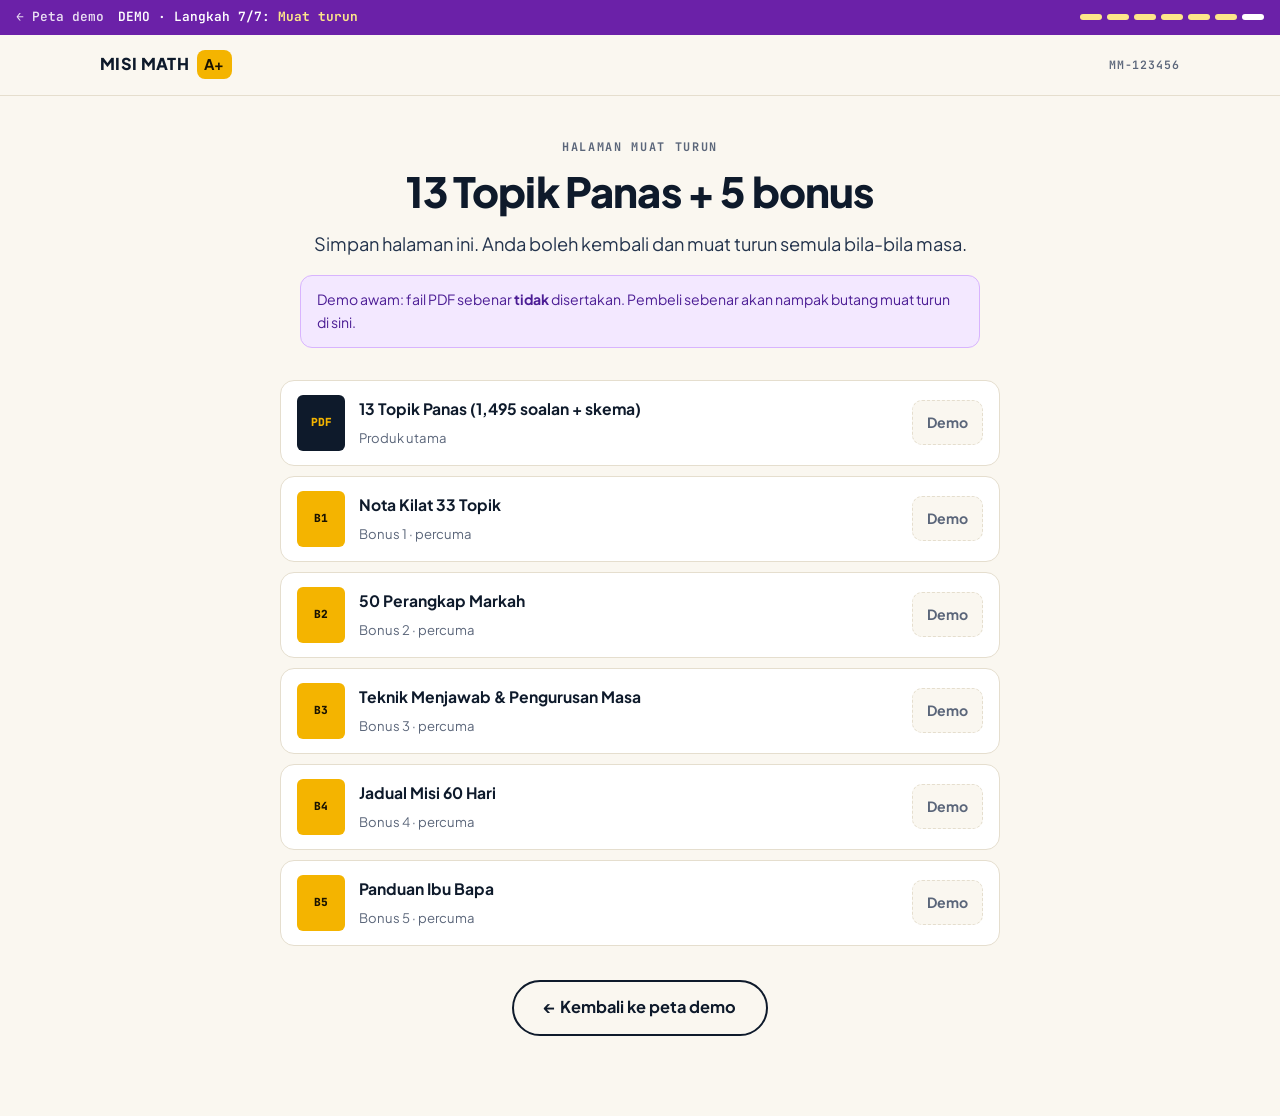
<file: demo/muat-turun.html>
<!doctype html>
<html lang="ms">
<head>
<meta charset="utf-8">
<meta name="viewport" content="width=device-width,initial-scale=1">
<title>Muat Turun · MISI MATH A+</title>
<meta name="robots" content="noindex">
<link rel="preconnect" href="https://fonts.googleapis.com">
<link rel="preconnect" href="https://fonts.gstatic.com" crossorigin>
<link href="https://fonts.googleapis.com/css2?family=JetBrains+Mono:wght@500;700;800&family=Plus+Jakarta+Sans:wght@400;500;600;700;800&display=swap" rel="stylesheet">
<link rel="stylesheet" href="../gaya.css">
<link rel="stylesheet" href="demo.css">
</head>
<body>
<header class="nav"><div class="wrap"><span class="logo">MISI MATH <b>A+</b></span><small id="ord"></small></div></header>
<main>
<section class="tight center" style="padding-top:44px">
  <div class="narrow">
    <div class="eyebrow">Halaman muat turun</div>
    <h1 style="font-size:clamp(1.8rem,4.4vw,2.6rem)" id="h"></h1>
    <p class="lede mt">Simpan halaman ini. Anda boleh kembali dan muat turun semula bila-bila masa.</p>
    <p class="demo-note mt" style="text-align:left" id="dnote"></p>
  </div>
  <div class="wrap">
    <div class="files" id="files"></div>
    <div class="cta-wrap"><a class="btn btn-line" href="./">← Kembali ke peta demo</a></div>
  </div>
</section>
</main>
<script src="demo.js"></script>
<script>
barDemo(6);
const k = kodP(), P = pesanan();
document.getElementById("ord").textContent = baca("mm_order", "MM-123456");
document.getElementById("h").textContent = P.nama + " + " + P.bonus.length + " bonus";
const row = (f, tag, cls, sub) => `<div class="file ${cls}"><span class="fi">${tag}</span><span><b>${f.nama}</b><small>${sub}</small></span>` +
  (f.fail ? `<a href="${f.fail}" target="_blank" rel="noopener">Muat turun</a>` : `<span class="soon">Demo</span>`) + `</div>`;
document.getElementById("dnote").innerHTML = TEMPATAN
  ? "Demo tempatan: butang buka PDF sebenar (pakej v2, 20 Set Ramalan &amp; hadiah). Untuk demo, pembeli set 1–10 pun nampak buku 20 set penuh."
  : "Demo awam: fail PDF sebenar <b>tidak</b> disertakan. Pembeli sebenar akan nampak butang muat turun di sini.";
document.getElementById("files").innerHTML =
  P.utama.map(u => row(u, "PDF", "", "Produk utama")).join("") +
  P.bonus.map((b, i) => row(HADIAH[b], "B" + (i + 1), "bn", "Bonus " + (i + 1) + " · percuma")).join("");
</script>
</body>
</html>
</file>
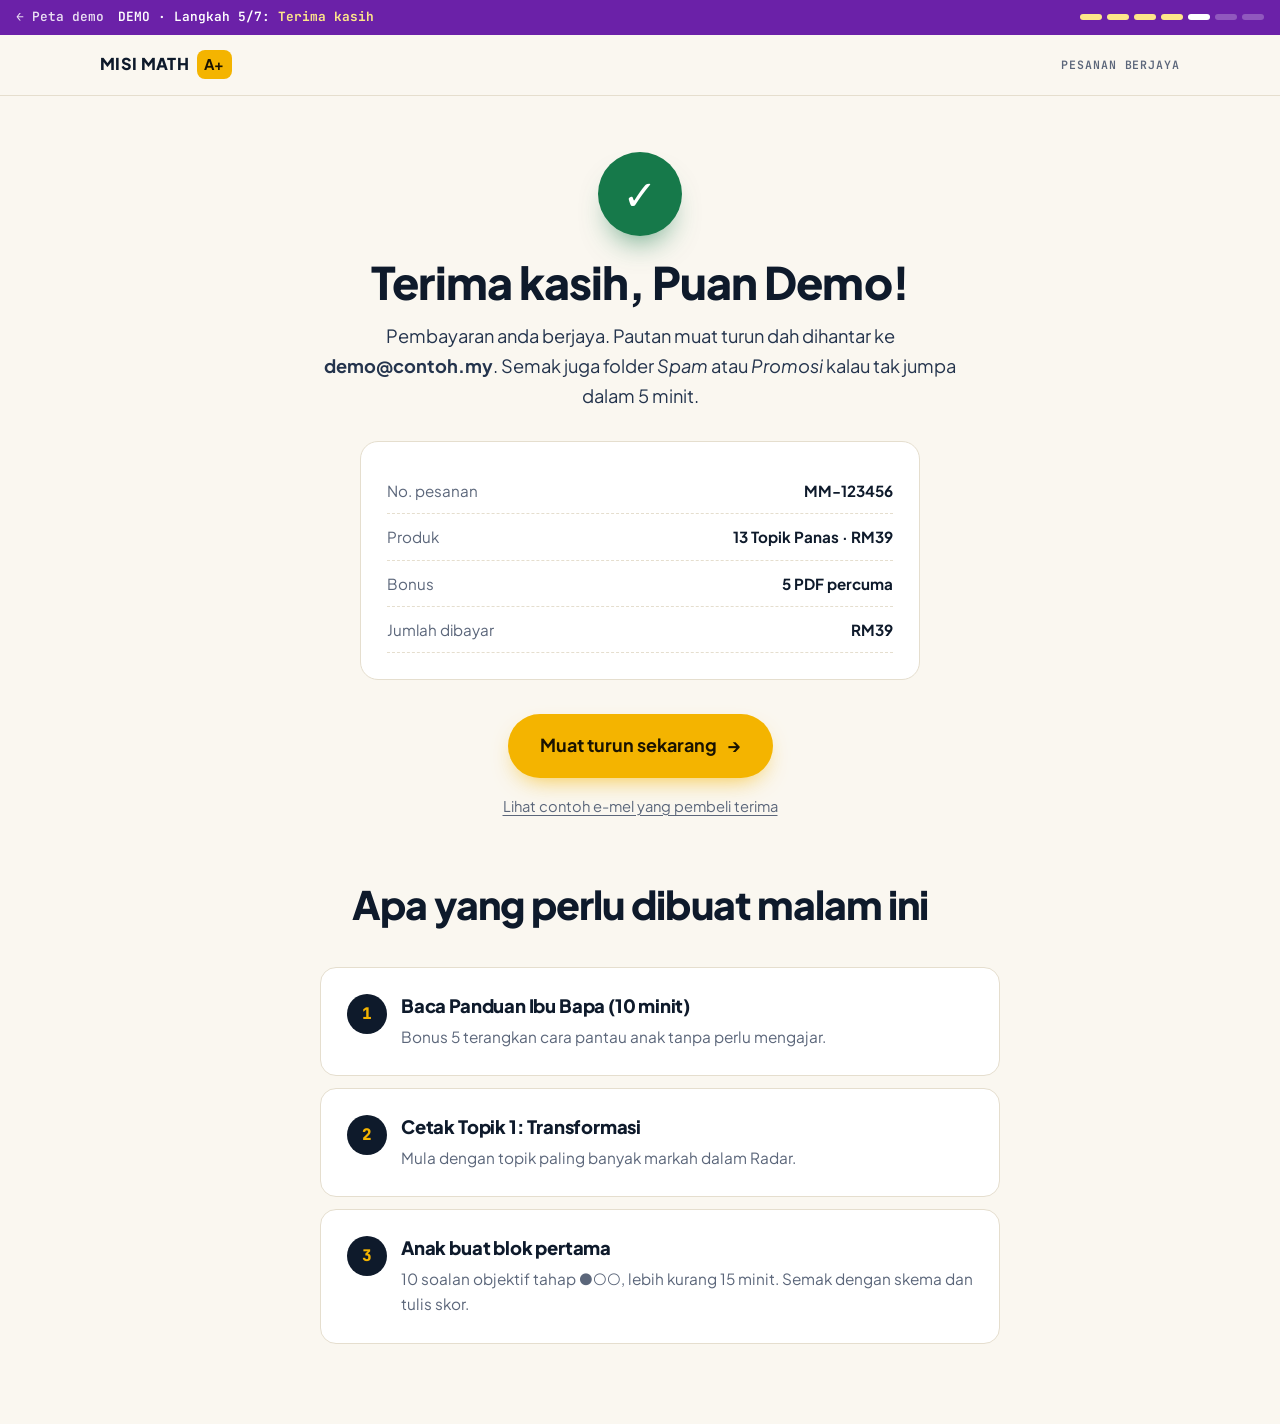
<file: demo/terima-kasih.html>
<!doctype html>
<html lang="ms">
<head>
<meta charset="utf-8">
<meta name="viewport" content="width=device-width,initial-scale=1">
<title>Terima Kasih · MISI MATH A+</title>
<meta name="robots" content="noindex">
<link rel="preconnect" href="https://fonts.googleapis.com">
<link rel="preconnect" href="https://fonts.gstatic.com" crossorigin>
<link href="https://fonts.googleapis.com/css2?family=JetBrains+Mono:wght@500;700;800&family=Plus+Jakarta+Sans:wght@400;500;600;700;800&display=swap" rel="stylesheet">
<link rel="stylesheet" href="../gaya.css">
<link rel="stylesheet" href="demo.css">
</head>
<body>
<header class="nav"><div class="wrap"><span class="logo">MISI MATH <b>A+</b></span><small>Pesanan berjaya</small></div></header>
<main>
<section class="center" style="padding-top:56px">
  <div class="narrow">
    <div class="okmark">✓</div>
    <h1 style="font-size:clamp(1.8rem,4.6vw,2.8rem)" id="h">Terima kasih!</h1>
    <p class="lede mt">Pembayaran anda berjaya. Pautan muat turun dah dihantar ke <b id="emel"></b>. Semak juga folder <i>Spam</i> atau <i>Promosi</i> kalau tak jumpa dalam 5 minit.</p>

    <div class="card receipt">
      <div class="sum-row"><span>No. pesanan</span><b id="order"></b></div>
      <div class="sum-row"><span>Produk</span><b id="prod"></b></div>
      <div class="sum-row"><span>Bonus</span><b id="bon"></b></div>
      <div class="sum-row"><span>Jumlah dibayar</span><b id="tot"></b></div>
    </div>

    <div class="cta-wrap">
      <a class="btn btn-gold btn-big" id="dl" href="#">Muat turun sekarang <span>→</span></a>
      <a class="decline" id="mail" href="#" style="display:inline-block;margin-top:16px;color:var(--soft)">Lihat contoh e-mel yang pembeli terima</a>
    </div>
  </div>

  <div class="wrap">
    <h2 style="margin-top:64px">Apa yang perlu dibuat malam ini</h2>
    <ul class="next" id="next"></ul>
    <div class="xsell" id="xsell"></div>
  </div>
</section>
</main>
<script src="demo.js"></script>
<script>
barDemo(4);
const k = kodP(), P = pesanan();
const nama = baca("mm_nama", "Puan Demo");
document.getElementById("h").textContent = "Terima kasih, " + nama + "!";
document.getElementById("emel").textContent = baca("mm_emel", "demo@contoh.my");
document.getElementById("order").textContent = baca("mm_order", "MM-123456");
document.getElementById("prod").innerHTML = P.Ps.map(x => `${x.nama} · RM${x.harga}`).join("<br>");
document.getElementById("bon").textContent = P.bonus.length + " PDF percuma";
document.getElementById("tot").textContent = "RM" + P.harga + (P.Ps.length > 1 ? " (2 bayaran)" : "");
document.getElementById("dl").href = "muat-turun.html" + qs();
document.getElementById("mail").href = "emel.html" + qs();

const langkah = P.adaTopik
  ? [["Baca Panduan Ibu Bapa (10 minit)", "Bonus 5 terangkan cara pantau anak tanpa perlu mengajar."],
     ["Cetak Topik 1: Transformasi", "Mula dengan topik paling banyak markah dalam Radar."],
     ["Anak buat blok pertama", "10 soalan objektif tahap ●○○, lebih kurang 15 minit. Semak dengan skema dan tulis skor."]]
  : [["Baca Teknik Menjawab & Pengurusan Masa", "Terutama pelan masa K1 (90 minit) dan K2 (150 minit)."],
     ["Cetak Set 1", "Tetapkan tarikh dan masa, macam hari peperiksaan sebenar."],
     ["Selepas jawab, semak dengan skema", "Padankan kesilapan dengan 50 Perangkap Markah (Bonus 2)."]];
document.getElementById("next").innerHTML = langkah.map(([h, p], i) =>
  `<li class="step"><div class="n">${i + 1}</div><div><h3>${h}</h3><p>${p}</p></div></li>`).join("");

// Cadangan hanya untuk pembeli Set Ramalan sahaja; pembeli bank soalan dah nampak tawaran Set Ramalan sejurus selepas bayaran.
const xs = document.getElementById("xsell");
if (P.adaTopik) xs.remove();
else xs.innerHTML = `<div class="stamp" style="position:static;transform:rotate(-6deg);width:74px;height:74px"><div><span style="font-size:1.4rem">A+</span><small>MISI</small></div></div>
     <div><h3>Anak hilang markah pada topik yang sama?</h3><p>13 Topik Panas melatih ikut topik, dari soalan asas sampai sukar, dengan 5 bonus. RM39.</p>
     <a class="btn btn-gold" href="../13-topik/?demo=1">Lihat 13 Topik Panas</a></div>`;
</script>
</body>
</html>
</file>
<file: gaya.css>
/* MISI MATH A+ · gaya kongsi halaman jualan */
:root{
  --ink:#0E1A2B; --ink2:#24344D; --soft:#5B667A; --paper:#FFFFFF; --ground:#FAF7F0;
  --band:#0E1A2B; --band2:#16263D; --gold:#F4B400; --gold2:#FFC933; --goldsoft:#FFF3CC;
  --rule:#E5DECE; --ok:#16794A; --no:#B3261E;
  --f:"Plus Jakarta Sans",system-ui,-apple-system,"Segoe UI",Roboto,Arial,sans-serif;
  --m:"JetBrains Mono",ui-monospace,Consolas,monospace;
  --r:16px;
}
*{box-sizing:border-box}
html{scroll-behavior:smooth;-webkit-text-size-adjust:100%}
body{margin:0;background:var(--ground);color:var(--ink);font:400 17px/1.65 var(--f);overflow-x:hidden}
a{color:inherit}
.wrap{max-width:1120px;margin:0 auto;padding:0 20px}
.narrow{max-width:720px;margin:0 auto;padding:0 20px}
section{padding:80px 0}
.tight{padding-top:24px}
h1,h2,h3{margin:0;font-weight:800;letter-spacing:-.02em;text-wrap:balance}
h1{font-size:clamp(2rem,5.2vw,3.5rem);line-height:1.06}
h2{font-size:clamp(1.6rem,3.8vw,2.45rem);line-height:1.14}
h3{font-size:1.15rem;line-height:1.3;letter-spacing:-.01em}
p{margin:0}
.eyebrow{font:700 .74rem/1.3 var(--m);letter-spacing:.14em;text-transform:uppercase;color:var(--soft);margin-bottom:14px}
.lede{font-size:1.14rem;color:var(--ink2);max-width:36em}
.center{text-align:center}
.center .lede{margin-inline:auto}
.hl{background:linear-gradient(transparent 62%,var(--gold) 62%,var(--gold) 92%,transparent 92%)}
.mt{margin-top:16px}

/* prosa (bahagian cerita) */
.prose p{font-size:1.1rem;color:var(--ink2)}
.prose p+p{margin-top:18px}
.prose h2{margin-bottom:22px}
.prose strong{color:var(--ink)}
.pull{margin:28px 0;padding:20px 24px;border-left:4px solid var(--gold);background:var(--paper);border-radius:0 12px 12px 0;font-size:1.2rem!important;font-weight:700;color:var(--ink)!important}

/* butang */
.btn{display:inline-flex;align-items:center;justify-content:center;gap:10px;min-height:56px;padding:14px 30px;border-radius:999px;
  font:700 1.02rem/1.25 var(--f);text-decoration:none;text-align:center;border:2px solid transparent;cursor:pointer;transition:transform .15s,background .15s}
.btn:active{transform:translateY(1px)}
.btn-gold{background:var(--gold);color:#1A1300;box-shadow:0 10px 24px -10px rgba(244,180,0,.8)}
.btn-gold:hover{background:var(--gold2)}
.btn-ink{background:var(--ink);color:#fff}
.btn-ink:hover{background:var(--ink2)}
.btn-line{border-color:currentColor;background:transparent}
.btn-block{width:100%}
.btn-big{min-height:64px;font-size:1.12rem}
.cta-note{display:block;margin-top:12px;font-size:.86rem;color:var(--soft)}
.cta-wrap{margin-top:34px}
.center .cta-wrap{display:flex;flex-direction:column;align-items:center}

/* kepala (tanpa menu — tiada gangguan) */
.nav{background:var(--ground);border-bottom:1px solid var(--rule)}
.nav .wrap{display:flex;align-items:center;justify-content:space-between;height:60px}
.logo{display:flex;align-items:center;gap:8px;font-weight:800;letter-spacing:.02em;text-decoration:none;font-size:1.02rem}
.logo b{display:inline-grid;place-items:center;background:var(--gold);color:#1A1300;border-radius:8px;padding:2px 7px;font-size:.92rem}
.nav small{font:600 .72rem/1 var(--m);letter-spacing:.08em;color:var(--soft);text-transform:uppercase}

/* hero */
.hero{padding:52px 0 72px}
.hero .wrap{display:grid;grid-template-columns:1.1fr .9fr;gap:56px;align-items:center}
.hero h1{margin-bottom:22px}
.chips{display:flex;flex-wrap:wrap;gap:8px 18px;padding:0;margin:22px 0 0;list-style:none;font-size:.92rem;color:var(--ink2);font-weight:500}
.chips li{display:flex;align-items:center;gap:7px}
.tick{flex:none;width:20px;height:20px;border-radius:50%;background:var(--ok);color:#fff;display:inline-grid;place-items:center;font-size:.72rem;font-weight:800}
.cross{flex:none;width:22px;height:22px;border-radius:50%;background:var(--no);color:#fff;display:inline-grid;place-items:center;font-size:.78rem;font-weight:800}

/* mock helaian produk */
.stack{position:relative;max-width:430px;width:100%;margin-inline:auto;padding:18px 18px 0 0}
.sheet{position:relative;background:#fff;border:1px solid #DAD4C4;border-radius:10px;padding:20px 20px 22px;box-shadow:0 34px 60px -30px rgba(14,26,43,.45);
  font-family:"Segoe UI",Arial,sans-serif;color:#161616;transform:rotate(-1.4deg)}
.sheet.back{position:absolute;inset:34px 0 20px 30px;transform:rotate(4.5deg);padding:0;box-shadow:0 20px 40px -26px rgba(14,26,43,.4)}
.sheet.back::after{content:"";position:absolute;inset:26px 22px;background:repeating-linear-gradient(#fff 0 13px,#ECE8DE 13px 15px);border-radius:4px}
.sheet.flat{transform:none}
.sh-top{display:flex;justify-content:space-between;gap:10px;font:700 .6rem/1.2 var(--m);letter-spacing:.1em;text-transform:uppercase;color:#6A6A6A;border-bottom:1.5px solid #161616;padding-bottom:9px}
.sh-title{font-weight:800;font-size:1.05rem;margin:12px 0 2px}
.sh-title i{font-weight:400;color:#6A6A6A;font-size:.8rem}
.q{border:1.5px solid #161616;border-radius:8px;padding:11px 13px;margin-top:12px;font-size:.8rem;line-height:1.45}
.q-h{display:flex;justify-content:space-between;align-items:center;gap:8px;font:700 .66rem/1 var(--m);margin-bottom:7px}
.lvl{letter-spacing:.08em}
.q .en{display:block;font-style:italic;color:#6A6A6A;font-size:.74rem;margin-top:2px}
.opts{display:grid;grid-template-columns:1fr 1fr;gap:3px 14px;margin-top:8px}
.src{font:500 .6rem/1 var(--m);color:#777;margin-top:9px}
.work{margin-top:6px;font-size:.78rem}
.work div{display:flex;justify-content:space-between;gap:10px;padding:4px 0;border-bottom:1px dotted #bbb}
.work div:last-child{border-bottom:0}
.tag{font:700 .64rem/1 var(--m);border:1.3px solid #161616;border-radius:4px;padding:3px 5px;white-space:nowrap}
.blk{margin-top:14px;border-top:1.5px solid #161616;padding-top:10px;display:flex;justify-content:space-between;font:700 .72rem/1 var(--m)}
.stamp{position:absolute;right:-6px;top:-4px;z-index:3;width:96px;height:96px;border-radius:50%;background:var(--gold);color:#1A1300;
  display:grid;place-items:center;text-align:center;transform:rotate(12deg);box-shadow:0 12px 24px -10px rgba(120,80,0,.6);border:3px dashed rgba(26,19,0,.35)}
.stamp span{font-weight:800;font-size:1.9rem;line-height:1}
.stamp small{display:block;font:700 .52rem/1.2 var(--m);letter-spacing:.1em;margin-top:2px}

/* senarai semak masalah */
.checks{list-style:none;padding:0;margin:30px 0 0;display:grid;gap:12px}
.checks li{display:grid;grid-template-columns:28px 1fr;gap:12px;align-items:start;background:var(--paper);border:1px solid var(--rule);border-radius:14px;padding:16px 18px;font-size:1.02rem}
.box{width:24px;height:24px;border:2px solid var(--ink);border-radius:6px;display:grid;place-items:center;font-weight:800;font-size:.85rem;margin-top:1px}

/* radar */
.band{background:var(--band);color:#fff}
.band .eyebrow{color:#9FB0C8}
.band .lede{color:#C9D3E2}
.radar{display:grid;grid-template-columns:1.25fr .75fr;gap:48px;margin-top:44px;align-items:start}
.bars{list-style:none;margin:0;padding:0;display:grid;gap:9px}
.bar{display:grid;grid-template-columns:22px minmax(0,1fr) 44px;gap:12px;align-items:center;font-size:.93rem}
.bar .i{font:700 .72rem/1 var(--m);color:#7F90A8;text-align:right}
.bar .t{position:relative;min-width:0}
.bar .t span{position:relative;z-index:1;display:block;white-space:nowrap;overflow:hidden;text-overflow:ellipsis;padding:6px 10px}
.bar .t::before{content:"";position:absolute;inset:0 auto 0 0;width:var(--w);background:var(--band2);border-radius:6px;border-left:3px solid var(--gold)}
.bar .v{font:700 .85rem/1 var(--m);text-align:right;color:var(--gold)}
.bars-note{font:500 .74rem/1.5 var(--m);color:#7F90A8;margin-top:14px}
.big{background:var(--band2);border-radius:var(--r);padding:30px}
.big .num{font-size:clamp(4rem,9vw,6rem);font-weight:800;line-height:.9;color:var(--gold);letter-spacing:-.04em}
.big p{color:#C9D3E2;margin-top:12px}
.honest{margin-top:22px;font-size:.88rem;color:#9FB0C8;border-left:3px solid var(--gold);padding-left:14px}

/* langkah */
.steps{display:grid;grid-template-columns:repeat(3,1fr);gap:18px;margin-top:44px;counter-reset:s}
.step{background:var(--paper);border:1px solid var(--rule);border-radius:var(--r);padding:26px;position:relative}
.step .n{width:40px;height:40px;border-radius:50%;background:var(--ink);color:var(--gold);display:grid;place-items:center;font:800 1rem/1 var(--m);margin-bottom:16px}
.step h3{margin-bottom:6px}
.step p{color:var(--soft);font-size:.96rem}
.steps.four{grid-template-columns:repeat(4,1fr)}

/* isi produk */
.inside{display:grid;grid-template-columns:1.05fr .95fr;gap:56px;align-items:center}
.feats{display:grid;gap:22px;margin-top:30px}
.feat{display:grid;grid-template-columns:48px 1fr;gap:16px}
.ic{width:48px;height:48px;border-radius:12px;background:var(--goldsoft);display:grid;place-items:center;font-weight:800;font-family:var(--m);font-size:.9rem}
.feat p{color:var(--soft);font-size:.97rem;margin-top:3px}
.levels{display:flex;flex-wrap:wrap;gap:8px;margin-top:10px}
.pill{font:700 .74rem/1 var(--m);background:var(--goldsoft);border-radius:999px;padding:7px 11px}
.topics{display:flex;flex-wrap:wrap;gap:8px;margin-top:26px;justify-content:center}
.topics span{background:var(--paper);border:1px solid var(--rule);border-radius:999px;padding:7px 14px;font-size:.9rem;font-weight:600}
.topics span b{font:700 .72rem/1 var(--m);color:var(--soft);margin-right:6px}

/* ===== BONUS (bahagian utama) ===== */
.bonus-sec{background:linear-gradient(180deg,var(--goldsoft),#FFF9E6 60%,var(--ground));border-top:1px solid #F0DC9A}
.bonus-head{text-align:center;max-width:760px;margin:0 auto}
.bonus-head .count{display:inline-flex;align-items:center;gap:10px;background:var(--ink);color:var(--gold);font:800 .8rem/1 var(--m);letter-spacing:.12em;text-transform:uppercase;padding:10px 16px;border-radius:999px;margin-bottom:20px}
.bonuses{display:grid;gap:22px;margin-top:48px}
.bonus{display:grid;grid-template-columns:170px 1fr;gap:32px;align-items:center;background:var(--paper);border:2px solid var(--ink);border-radius:22px;padding:28px 32px;box-shadow:8px 8px 0 var(--ink)}
.bonus .label{font:800 .78rem/1 var(--m);letter-spacing:.12em;text-transform:uppercase;color:#8A6500;margin-bottom:8px}
.bonus h3{font-size:clamp(1.3rem,2.6vw,1.65rem)}
.bonus .why{font-size:1.02rem;color:var(--ink2);margin-top:8px}
.bonus ul{list-style:none;padding:0;margin:14px 0 0;display:grid;gap:7px}
.bonus li{display:grid;grid-template-columns:20px 1fr;gap:10px;font-size:.95rem;color:var(--ink2)}
.bonus li .tick{margin-top:3px}
.free{display:inline-block;margin-top:16px;background:var(--gold);color:#1A1300;font:800 .78rem/1 var(--m);letter-spacing:.1em;padding:8px 12px;border-radius:8px}
/* kulit buku bonus */
.cover{position:relative;aspect-ratio:3/4;width:100%;max-width:170px;margin:0 auto;border-radius:6px 12px 12px 6px;background:var(--ink);color:#fff;padding:16px 14px;
  display:flex;flex-direction:column;justify-content:space-between;box-shadow:inset 8px 0 0 rgba(255,255,255,.08),0 18px 30px -16px rgba(14,26,43,.6);transform:rotate(-3deg)}
.cover::before{content:"";position:absolute;left:0;right:0;top:34%;height:6px;background:var(--gold)}
.cover .c-top{font:700 .5rem/1.2 var(--m);letter-spacing:.12em;color:#9FB0C8}
.cover .c-code{font:800 2.4rem/1 var(--f);color:var(--gold);letter-spacing:-.03em}
.cover .c-name{font-weight:800;font-size:.9rem;line-height:1.2}
.cover.alt{background:#1E3A5F}
.cover.gold{background:var(--gold);color:#1A1300}
.cover.gold::before{background:var(--ink)}
.cover.gold .c-code{color:var(--ink)}
.cover.gold .c-top{color:#6B5000}

/* tawaran (timbunan nilai + harga) */
.offer{max-width:760px;margin:44px auto 0;background:var(--paper);border:3px solid var(--ink);border-radius:26px;overflow:hidden;box-shadow:0 40px 80px -40px rgba(14,26,43,.55)}
.offer-top{background:var(--ink);color:#fff;padding:18px 28px;font:700 .8rem/1.3 var(--m);letter-spacing:.12em;text-transform:uppercase;text-align:center}
.offer-body{padding:30px 32px 34px}
.stackl{list-style:none;padding:0;margin:0;display:grid}
.stackl li{display:grid;grid-template-columns:24px 1fr auto;gap:14px;align-items:start;padding:14px 0;border-bottom:1px dashed var(--rule)}
.stackl li .tick{margin-top:3px}
.stackl li b{display:block}
.stackl li small{color:var(--soft);font-size:.88rem}
.stackl .bt{font:800 .66rem/1 var(--m);letter-spacing:.08em;background:var(--gold);padding:6px 8px;border-radius:6px;white-space:nowrap;margin-top:2px}
.stackl .mt0{font:800 .66rem/1 var(--m);letter-spacing:.08em;background:var(--ink);color:#fff;padding:6px 8px;border-radius:6px;white-space:nowrap;margin-top:2px}
.pricebox{text-align:center;padding-top:28px}
.pricebox .lbl{font:700 .8rem/1 var(--m);letter-spacing:.1em;text-transform:uppercase;color:var(--soft)}
.pricebox .rm{font-size:clamp(3.6rem,10vw,5rem);font-weight:800;letter-spacing:-.04em;line-height:1;margin:10px 0 6px}
.pricebox .sub{color:var(--ink2);font-size:1rem;margin-bottom:22px}
.pay{display:flex;justify-content:center;gap:8px;flex-wrap:wrap;margin-top:16px;font:600 .74rem/1 var(--m);color:var(--soft)}
.pay span{border:1px solid var(--rule);border-radius:6px;padding:6px 9px}

/* pilihan kuantiti (set ramalan) */
.sets{display:grid;grid-template-columns:repeat(4,1fr);gap:12px}
.opt{position:relative;text-align:center;background:var(--ground);border:2px solid var(--rule);border-radius:16px;padding:20px 10px 18px;cursor:pointer;font:inherit;color:inherit;display:grid;gap:4px}
.opt:hover{border-color:#C9BFA6}
.opt[aria-pressed="true"]{border-color:var(--ink);background:#fff;box-shadow:0 12px 26px -16px rgba(14,26,43,.55)}
.opt .q-n{font-weight:800;font-size:1.1rem}
.opt .q-p{font-weight:800;font-size:1.5rem;letter-spacing:-.02em}
.opt .q-u{font:600 .72rem/1.3 var(--m);color:var(--soft)}
.opt .badge{position:absolute;top:-11px;left:50%;transform:translateX(-50%);background:var(--gold);font:800 .6rem/1 var(--m);letter-spacing:.06em;text-transform:uppercase;padding:6px 9px;border-radius:999px;white-space:nowrap}
.fmt{display:grid;gap:8px;margin-top:22px}
.fmt-row{display:grid;grid-template-columns:110px 1fr auto;gap:12px;align-items:center;font-size:.95rem;padding:12px 16px;background:var(--paper);border:1px solid var(--rule);border-radius:12px}
.fmt-row b{font-family:var(--m);font-size:.8rem}
.fmt-row span:last-child{font:700 .8rem/1 var(--m);color:var(--soft)}
.ratio{display:flex;height:12px;border-radius:999px;overflow:hidden;margin-top:22px}
.ratio i{display:block}
.ratio-l{display:flex;justify-content:space-between;font:600 .74rem/1 var(--m);color:var(--soft);margin-top:8px}

/* sesuai / tak sesuai & janji */
.two{display:grid;grid-template-columns:1fr 1fr;gap:20px;margin-top:40px}
.pcol{background:var(--paper);border:1px solid var(--rule);border-radius:var(--r);padding:28px}
.pcol h3{margin-bottom:16px}
.pcol ul{list-style:none;padding:0;margin:0;display:grid;gap:14px}
.pcol li{display:grid;grid-template-columns:24px 1fr;gap:12px;font-size:.98rem}
.pcol li p{color:var(--soft);font-size:.93rem}
.pcol .tick{width:22px;height:22px;margin-top:2px}
.pcol .cross{margin-top:2px}

/* soalan lazim */
.faq{max-width:780px;margin:40px auto 0;display:grid;gap:10px}
details{background:var(--paper);border:1px solid var(--rule);border-radius:14px;padding:0 22px}
summary{cursor:pointer;list-style:none;padding:20px 0;font-weight:700;display:flex;justify-content:space-between;gap:16px;align-items:center}
summary::-webkit-details-marker{display:none}
summary::after{content:"+";font:500 1.5rem/1 var(--m);color:var(--soft);transition:transform .2s}
details[open] summary::after{transform:rotate(45deg)}
details p{padding:0 0 20px;color:var(--ink2);font-size:.97rem}

/* P.S. */
.ps{max-width:720px;margin:48px auto 0;padding:0 20px;font-size:1.02rem;color:var(--ink2)}
.ps p+p{margin-top:14px}
.ps b{color:var(--ink)}

footer{border-top:1px solid var(--rule);padding:32px 0 110px;font-size:.84rem;color:var(--soft)}
footer .wrap{display:flex;flex-wrap:wrap;justify-content:space-between;gap:12px}

/* bar melekit mudah alih */
.stick{position:fixed;left:12px;right:12px;bottom:12px;z-index:50;display:none;align-items:center;justify-content:space-between;gap:12px;
  background:var(--ink);color:#fff;border-radius:18px;padding:10px 10px 10px 18px;box-shadow:0 20px 40px -10px rgba(0,0,0,.4);
  transform:translateY(140%);transition:transform .25s}
.stick.on{transform:none}
.stick small{display:block;color:#9FB0C8;font-size:.76rem;line-height:1.2}
.stick b{font-size:1.05rem}
.stick .btn{min-height:46px;padding:10px 20px;width:auto}

.toast{position:fixed;left:50%;top:20px;transform:translate(-50%,-20px);opacity:0;z-index:60;background:var(--ink);color:#fff;padding:12px 18px;border-radius:12px;font-size:.9rem;transition:.2s;pointer-events:none;max-width:calc(100% - 32px)}
.toast.on{opacity:1;transform:translate(-50%,0)}

/* order bump (tambah 20 topik dalam bayaran yang sama) */
.bump{display:grid;grid-template-columns:28px 1fr;gap:14px;margin-top:24px;padding:20px;background:var(--goldsoft);border:2.5px dashed #C99400;border-radius:16px;cursor:pointer}
.bump:has(input:checked){background:#FFE9A8;border-style:solid;border-color:var(--ink)}
.bump input{position:absolute;opacity:0;pointer-events:none}
.bump-box{width:28px;height:28px;border:2.5px solid var(--ink);border-radius:7px;background:#fff;display:grid;place-items:center;margin-top:2px}
.bump input:checked + .bump-box{background:var(--ink)}
.bump input:checked + .bump-box::after{content:"✓";color:var(--gold);font-weight:800}
.bump input:focus-visible + .bump-box{outline:3px solid var(--ink2);outline-offset:3px}
.bump-h{display:block;font-weight:800;font-size:1.05rem;line-height:1.35}
.bump-h b{color:#8A2A00;white-space:nowrap}
.bump-t{display:block;margin-top:8px;font-size:.93rem;color:var(--ink2)}

/* mod selepas bayaran (Set Ramalan selepas beli bank soalan) */
.paid-banner{background:#E7F6EE;border-bottom:2px solid var(--ok);color:#0B4A2C;text-align:center;padding:14px 20px;font-size:.98rem}
.paid-banner b{color:var(--ok)}
.decline{display:inline-block;margin-top:18px;color:var(--soft);font-size:.92rem;text-decoration:underline;text-underline-offset:3px}

@media (max-width:900px){
  section{padding:60px 0}
  .hero .wrap,.radar,.inside,.two{grid-template-columns:1fr}
  .hero .wrap{gap:44px}
  .steps,.steps.four{grid-template-columns:1fr 1fr}
  .sets{grid-template-columns:1fr 1fr}
}
@media (max-width:640px){
  body{font-size:16px}
  .wrap,.narrow{padding:0 16px}
  .hero{padding:32px 0 56px}
  .btn{width:100%}
  .steps,.steps.four{grid-template-columns:1fr}
  .bonus{grid-template-columns:1fr;gap:20px;padding:24px 20px;box-shadow:6px 6px 0 var(--ink)}
  .cover{max-width:140px}
  .offer-body{padding:24px 20px 28px}
  .stackl li{grid-template-columns:22px 1fr}
  .stackl li > span:last-child{grid-column:2;justify-self:start}
  .stick{display:flex}
  .stamp{width:80px;height:80px}
  .stamp span{font-size:1.55rem}
  .fmt-row{grid-template-columns:90px 1fr}
  .fmt-row span:last-child{grid-column:2}
  .bar .t span{white-space:normal;line-height:1.3}
  .nav small{display:none}
}
@media (prefers-reduced-motion:reduce){html{scroll-behavior:auto}*{transition:none!important}}
.hero .decline{display:block;width:max-content;max-width:100%}
</file>
<file: demo/demo.css>
/* Demo perjalanan pembeli — tambahan kepada ../gaya.css */
.demobar{position:sticky;top:0;z-index:70;display:flex;align-items:center;gap:14px;flex-wrap:wrap;background:#6B21A8;color:#fff;padding:9px 16px;font:600 .8rem/1.3 var(--m)}
.demobar a{color:#fff;text-decoration:none;opacity:.85}
.demobar a:hover{opacity:1}
.demobar b{color:#FDE68A}
.demobar ol{display:flex;gap:5px;list-style:none;margin:0 0 0 auto;padding:0}
.demobar li{width:22px;height:6px;border-radius:999px;background:rgba(255,255,255,.25)}
.demobar li.done{background:#FDE68A}
.demobar li.now{background:#fff}
.demo-note{background:#F3E8FF;border:1px solid #D8B4FE;color:#4C1D95;border-radius:12px;padding:12px 16px;font-size:.88rem}

/* peta perjalanan */
.journey{list-style:none;padding:0;margin:36px 0 0;display:grid;gap:0;counter-reset:j}
.journey li{display:grid;grid-template-columns:44px 1fr;gap:16px;position:relative;padding-bottom:26px}
.journey li:not(:last-child)::before{content:"";position:absolute;left:21px;top:44px;bottom:0;width:2px;background:var(--rule)}
.journey .jn{width:44px;height:44px;border-radius:50%;background:var(--ink);color:var(--gold);display:grid;place-items:center;font:800 1rem/1 var(--m)}
.journey h3{margin-top:9px}
.journey p{color:var(--soft);font-size:.95rem;margin-top:4px}

/* kad iklan */
.ads{display:grid;grid-template-columns:1fr 1fr;gap:22px;margin-top:30px}
.ad{background:#fff;border:1px solid #DDD;border-radius:14px;overflow:hidden;box-shadow:0 20px 40px -28px rgba(0,0,0,.45);font-family:system-ui,"Segoe UI",Arial,sans-serif;color:#1C1E21}
.ad-h{display:flex;align-items:center;gap:10px;padding:12px 14px}
.ad-av{width:38px;height:38px;border-radius:50%;background:var(--ink);color:var(--gold);display:grid;place-items:center;font:800 .8rem/1 var(--f)}
.ad-h b{display:block;font-size:.92rem}
.ad-h small{color:#65676B;font-size:.76rem}
.ad-t{padding:0 14px 12px;font-size:.93rem;line-height:1.45}
.ad-img{aspect-ratio:1.91/1;background:var(--band);color:#fff;display:flex;flex-direction:column;justify-content:center;padding:22px 24px;position:relative;overflow:hidden}
.ad-img .big1{font:800 clamp(1.6rem,4vw,2.2rem)/1.05 var(--f);letter-spacing:-.02em}
.ad-img .big1 em{font-style:normal;color:var(--gold)}
.ad-img small{color:#C9D3E2;margin-top:10px;font-size:.85rem}
.ad-img::after{content:"A+";position:absolute;right:-10px;bottom:-40px;font:800 9rem/1 var(--f);color:rgba(244,180,0,.12)}
.ad-img.alt{background:#F4B400;color:#1A1300}
.ad-img.alt small{color:#5C4500}
.ad-img.alt .big1 em{color:var(--ink)}
.ad-img.alt::after{color:rgba(14,26,43,.1)}
.ad-f{display:flex;align-items:center;justify-content:space-between;gap:12px;padding:12px 14px;background:#F0F2F5}
.ad-f small{display:block;color:#65676B;font-size:.72rem;text-transform:uppercase}
.ad-f b{font-size:.9rem}
.ad-f a{background:#E4E6EB;color:#050505;font-weight:700;font-size:.88rem;padding:9px 14px;border-radius:8px;text-decoration:none;white-space:nowrap}
.ad-f a:hover{background:#D8DADF}

/* bayaran */
.co{display:grid;grid-template-columns:1.1fr .9fr;gap:28px;align-items:start;margin-top:28px}
.card{background:var(--paper);border:1px solid var(--rule);border-radius:18px;padding:26px}
.card h3{margin-bottom:16px}
.fld{display:grid;gap:6px;margin-bottom:14px}
.fld label{font-weight:700;font-size:.9rem}
.fld input,.fld select{font:inherit;font-size:1rem;padding:13px 14px;border:1.5px solid #CFC6B0;border-radius:10px;background:#fff;color:var(--ink);width:100%}
.fld input:focus,.fld select:focus{outline:3px solid var(--goldsoft);border-color:var(--ink)}
.sum-row{display:flex;justify-content:space-between;gap:12px;padding:10px 0;border-bottom:1px dashed var(--rule);font-size:.95rem}
.sum-row.bn{color:var(--soft);font-size:.88rem}
.sum-row.bn span:last-child{font:700 .72rem/1.6 var(--m);color:var(--ok)}
.sum-tot{display:flex;justify-content:space-between;align-items:baseline;padding-top:16px;font-weight:800;font-size:1.1rem}
.sum-tot b{font-size:2rem;letter-spacing:-.02em}
.spin{display:none;width:20px;height:20px;border:3px solid rgba(26,19,0,.25);border-top-color:#1A1300;border-radius:50%;animation:sp .8s linear infinite}
.busy .spin{display:inline-block}
@keyframes sp{to{transform:rotate(360deg)}}
.secure{display:flex;gap:8px;align-items:center;justify-content:center;margin-top:12px;font-size:.82rem;color:var(--soft)}

/* terima kasih */
.okmark{width:84px;height:84px;border-radius:50%;background:var(--ok);color:#fff;display:grid;place-items:center;font-size:2.6rem;font-weight:800;margin:0 auto 22px;box-shadow:0 18px 30px -14px rgba(22,121,74,.7)}
.receipt{max-width:560px;margin:30px auto 0;text-align:left}
.receipt .sum-row span:first-child{color:var(--soft)}
.next{max-width:720px;margin:40px auto 0;display:grid;gap:12px}
.next li{list-style:none}
.next .step{display:grid;grid-template-columns:40px 1fr;gap:14px;align-items:start;text-align:left}
.next .step .n{margin:0}
.xsell{max-width:720px;margin:40px auto 0;display:grid;grid-template-columns:auto 1fr;gap:20px;align-items:center;text-align:left;background:var(--band);color:#fff;border-radius:20px;padding:24px}
.xsell p{color:#C9D3E2;font-size:.93rem;margin-top:4px}
.xsell .btn{margin-top:14px;min-height:46px;padding:10px 20px}

/* e-mel */
.mail{max-width:680px;margin:28px auto 0;background:#fff;border:1px solid #DDD;border-radius:14px;overflow:hidden;box-shadow:0 30px 60px -36px rgba(0,0,0,.45);font-family:system-ui,"Segoe UI",Arial,sans-serif;color:#202124}
.mail-h{padding:18px 22px;border-bottom:1px solid #EEE}
.mail-h h3{font:600 1.2rem/1.3 system-ui,"Segoe UI",Arial,sans-serif;letter-spacing:0}
.mail-h .meta{display:flex;align-items:center;gap:10px;margin-top:12px;font-size:.86rem;color:#5F6368}
.mail-h .meta b{color:#202124}
.mail-b{padding:26px 28px 30px;font-size:.97rem;line-height:1.6}
.mail-b p+p{margin-top:14px}
.mail-b .mbtn{display:inline-block;margin:10px 0 6px;background:var(--gold);color:#1A1300;font-weight:800;padding:13px 22px;border-radius:10px;text-decoration:none}
.mail-b ul{margin:10px 0 0;padding-left:20px}
.mail-b .sig{margin-top:22px;color:#5F6368;font-size:.9rem}
.mail-top{display:flex;align-items:center;justify-content:center;gap:8px;background:var(--ink);color:#fff;padding:16px;font-weight:800;letter-spacing:.02em}
.mail-top b{background:var(--gold);color:#1A1300;border-radius:6px;padding:1px 6px}

/* muat turun */
.files{max-width:720px;margin:32px auto 0;display:grid;gap:10px;text-align:left}
.file{display:grid;grid-template-columns:48px 1fr auto;gap:14px;align-items:center;background:var(--paper);border:1px solid var(--rule);border-radius:14px;padding:14px 16px}
.file .fi{width:48px;height:56px;border-radius:6px;background:var(--ink);color:var(--gold);display:grid;place-items:center;font:800 .7rem/1 var(--m)}
.file.bn .fi{background:var(--gold);color:#1A1300}
.file b{display:block;font-size:.98rem}
.file small{color:var(--soft);font-size:.82rem}
.file a,.file span.soon{font-weight:700;font-size:.88rem;padding:10px 14px;border-radius:10px;text-decoration:none;white-space:nowrap}
.file a{background:var(--ink);color:#fff}
.file span.soon{background:var(--ground);color:var(--soft);border:1px dashed var(--rule)}

@media (max-width:900px){.co,.ads{grid-template-columns:1fr}}
@media (max-width:640px){
  .demobar ol{display:none}
  .file{grid-template-columns:40px 1fr}
  .file .fi{width:40px;height:48px}
  .file > :last-child{grid-column:2;justify-self:start}
  .xsell{grid-template-columns:1fr}
  .mail-b{padding:22px 18px 26px}
}
</file>
